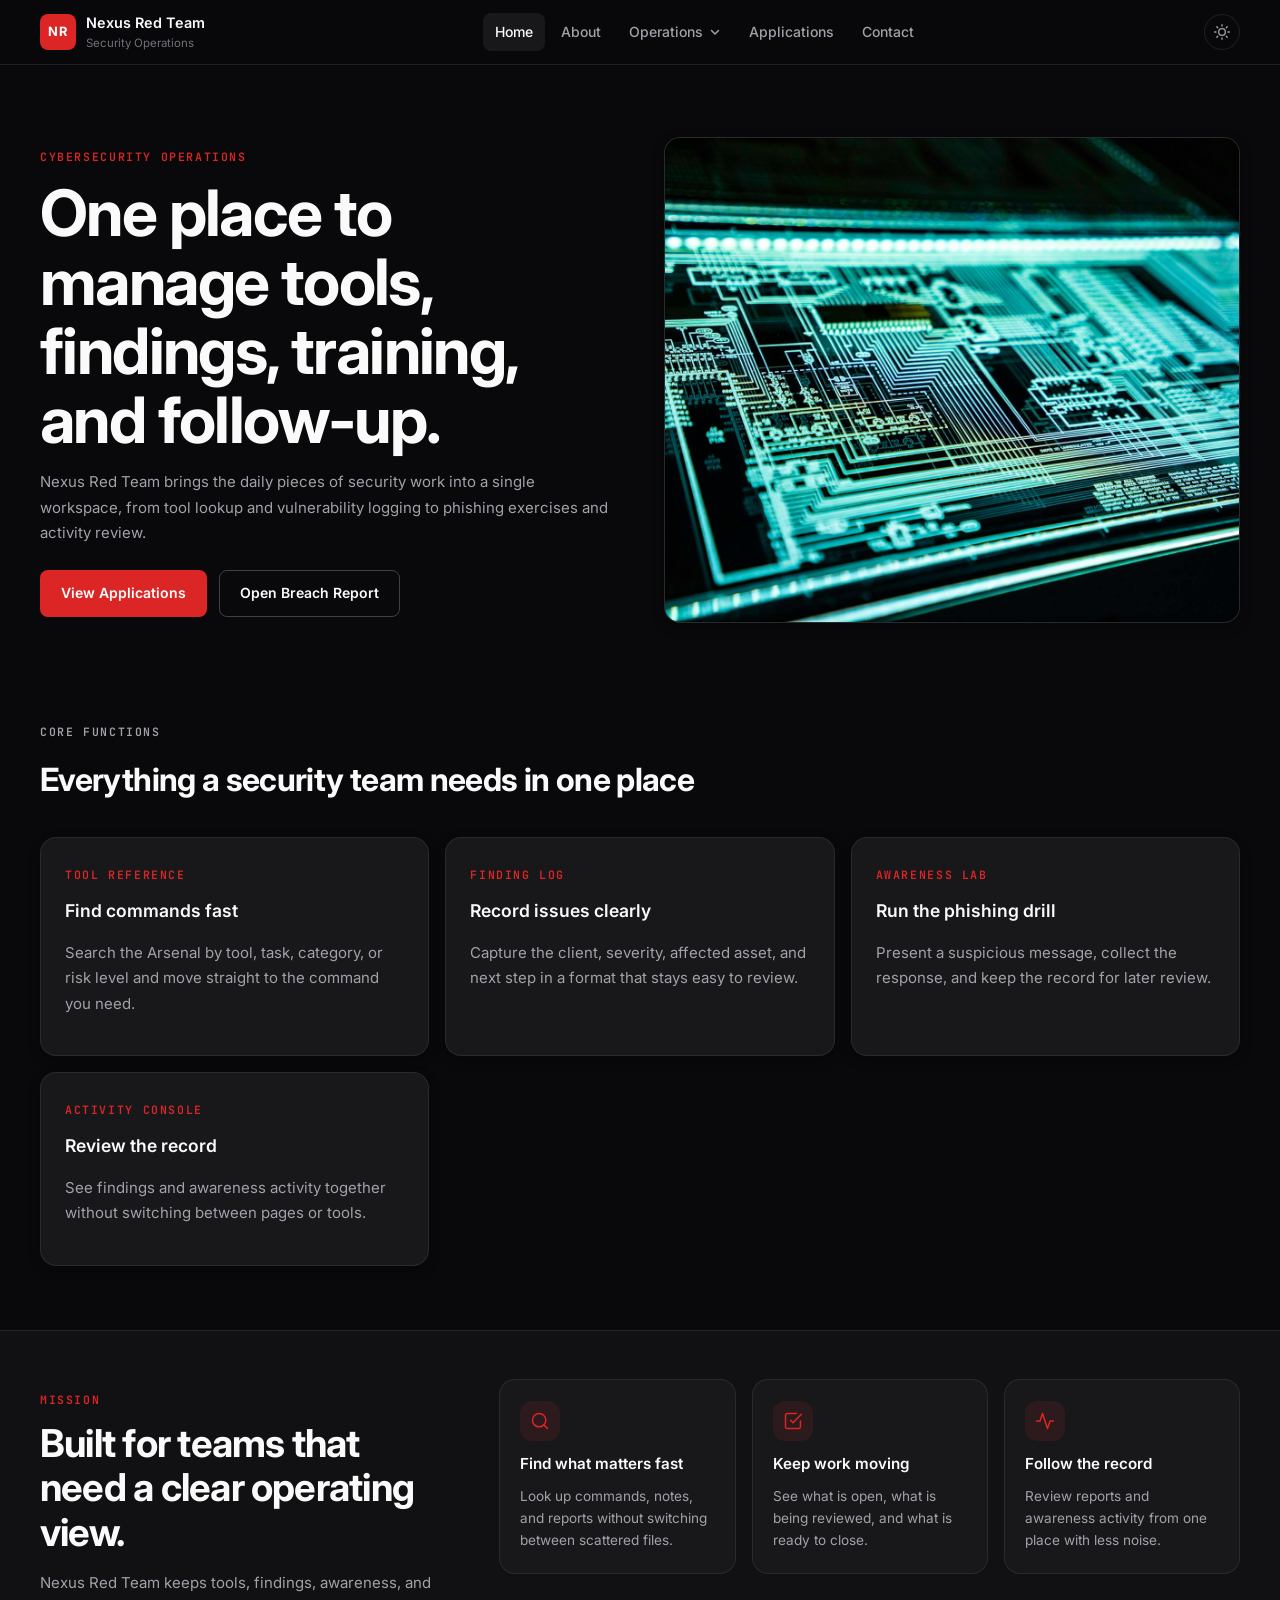
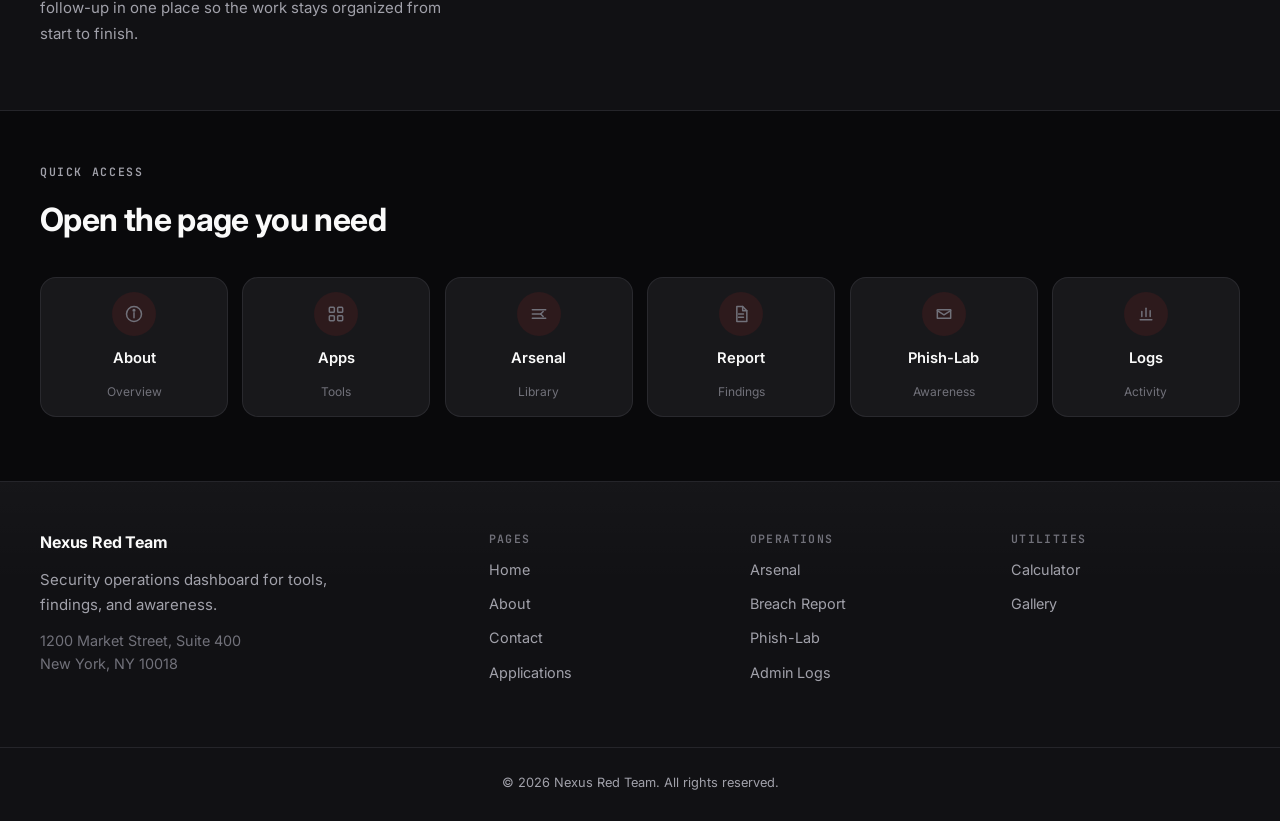
<file: index.html>
<!DOCTYPE html>
<html lang="en">
<head>
    <meta charset="UTF-8">
    <meta name="viewport" content="width=device-width, initial-scale=1.0">
    <script>(function(){var t=localStorage.getItem("nexusTheme");if(t){document.documentElement.setAttribute("data-theme",t)}})()</script>
    <meta name="description" content="Nexus Red Team Portal is a cybersecurity operations dashboard for tool reference, findings, and awareness tracking.">
    <title>Nexus Red Team Portal | Home</title>
    <link rel="preconnect" href="https://fonts.googleapis.com">
    <link rel="preconnect" href="https://fonts.gstatic.com" crossorigin>
    <link href="https://fonts.googleapis.com/css2?family=Inter:wght@400;500;600;700&amp;family=JetBrains+Mono:wght@400;500&amp;display=swap" rel="stylesheet">
    <link rel="stylesheet" href="css/style.css">
</head>
<body data-page="home">
    <header class="site-header">
        <div class="container nav-shell">
            <a class="brand" href="index.html">
                <span class="brand-mark">NR</span>
                <span class="brand-copy"><strong>Nexus Red Team</strong><span>Security Operations</span></span>
            </a>
            <button class="nav-toggle" type="button" aria-expanded="false" aria-controls="siteNav">
                <span></span><span></span><span></span>
            </button>
            <nav class="site-nav" id="siteNav" aria-label="Primary">
                <a href="index.html">Home</a>
                <a href="about.html">About</a>
                <div class="nav-dropdown">
                    <button class="nav-dropdown-toggle" type="button" aria-expanded="false">
                        Operations
                        <svg width="12" height="12" viewBox="0 0 12 12" fill="none"><path d="M2.5 4.5L6 8L9.5 4.5" stroke="currentColor" stroke-width="1.5" stroke-linecap="round" stroke-linejoin="round"/></svg>
                    </button>
                    <div class="nav-dropdown-menu">
                        <a href="arsenal.html">Arsenal</a>
                        <a href="report.html">Breach Report</a>
                        <a href="phish-lab.html">Phish-Lab</a>
                        <a href="admin-logs.html">Admin Logs</a>
                    </div>
                </div>
                <a href="applications.html">Applications</a>
                <a href="contact.html">Contact</a>
            </nav>
        </div>
    </header>

    <main>
        <section class="hero hero-home">
            <div class="container hero-grid">
                <div class="hero-copy">
                    <p class="eyebrow">Cybersecurity Operations</p>
                    <h1>One place to manage tools, findings, training, and follow-up.</h1>
                    <p class="hero-text">Nexus Red Team brings the daily pieces of security work into a single workspace, from tool lookup and vulnerability logging to phishing exercises and activity review.</p>
                    <div class="hero-actions">
                        <a class="button button-primary" href="applications.html">View Applications</a>
                        <a class="button button-secondary" href="report.html">Open Breach Report</a>
                    </div>

                </div>
                <div class="hero-panel">
                    <img src="images/stock/cyber-operations.jpg" alt="Cybersecurity analyst workstation with code on multiple screens">
                </div>
            </div>
        </section>



        <section class="section">
            <div class="container">
                <div class="section-heading">
                    <p class="eyebrow">Core Functions</p>
                    <h2>Everything a security team needs in one place</h2>
                </div>
                <div class="feature-grid">
                    <article class="feature-card">
                        <span class="feature-kicker">Tool Reference</span>
                        <h3>Find commands fast</h3>
                        <p>Search the Arsenal by tool, task, category, or risk level and move straight to the command you need.</p>
                    </article>
                    <article class="feature-card">
                        <span class="feature-kicker">Finding Log</span>
                        <h3>Record issues clearly</h3>
                        <p>Capture the client, severity, affected asset, and next step in a format that stays easy to review.</p>
                    </article>
                    <article class="feature-card">
                        <span class="feature-kicker">Awareness Lab</span>
                        <h3>Run the phishing drill</h3>
                        <p>Present a suspicious message, collect the response, and keep the record for later review.</p>
                    </article>
                    <article class="feature-card">
                        <span class="feature-kicker">Activity Console</span>
                        <h3>Review the record</h3>
                        <p>See findings and awareness activity together without switching between pages or tools.</p>
                    </article>
                </div>
            </div>
        </section>

        <section class="section section-alt">
            <div class="container">
                <div class="mission-band">
                    <div class="mission-copy">
                        <p class="eyebrow">Mission</p>
                        <h2>Built for teams that need a clear operating view.</h2>
                        <p>Nexus Red Team keeps tools, findings, awareness, and follow-up in one place so the work stays organized from start to finish.</p>
                    </div>
                    <div class="mission-pillars">
                        <div class="mission-pillar">
                            <div class="pillar-icon">
                                <svg viewBox="0 0 24 24" fill="none" stroke="currentColor" stroke-width="1.8" stroke-linecap="round" stroke-linejoin="round"><circle cx="11" cy="11" r="8"/><path d="m21 21-4.35-4.35"/></svg>
                            </div>
                            <strong>Find what matters fast</strong>
                            <span>Look up commands, notes, and reports without switching between scattered files.</span>
                        </div>
                        <div class="mission-pillar">
                            <div class="pillar-icon">
                                <svg viewBox="0 0 24 24" fill="none" stroke="currentColor" stroke-width="1.8" stroke-linecap="round" stroke-linejoin="round"><path d="M9 11l3 3L22 4"/><path d="M21 12v7a2 2 0 0 1-2 2H5a2 2 0 0 1-2-2V5a2 2 0 0 1 2-2h11"/></svg>
                            </div>
                            <strong>Keep work moving</strong>
                            <span>See what is open, what is being reviewed, and what is ready to close.</span>
                        </div>
                        <div class="mission-pillar">
                            <div class="pillar-icon">
                                <svg viewBox="0 0 24 24" fill="none" stroke="currentColor" stroke-width="1.8" stroke-linecap="round" stroke-linejoin="round"><polyline points="22 12 18 12 15 21 9 3 6 12 2 12"/></svg>
                            </div>
                            <strong>Follow the record</strong>
                            <span>Review reports and awareness activity from one place with less noise.</span>
                        </div>
                    </div>
                </div>
            </div>
        </section>

        <section class="section">
            <div class="container">
                <div class="section-heading">
                    <p class="eyebrow">Quick Access</p>
                    <h2>Open the page you need</h2>
                </div>
                <div class="quick-link-grid">
                    <a class="quick-link" href="about.html" data-tooltip="Service overview and team focus">
                        <span class="quick-link-icon" aria-hidden="true">
                            <svg viewBox="0 0 24 24" fill="none" stroke="currentColor" stroke-width="1.8" stroke-linecap="round" stroke-linejoin="round"><circle cx="12" cy="12" r="9"></circle><path d="M12 10.5v6"></path><circle cx="12" cy="7.5" r="1"></circle></svg>
                        </span>
                        <strong>About</strong>
                        <span>Overview</span>
                    </a>
                    <a class="quick-link" href="applications.html" data-tooltip="Two live tools and their use cases">
                        <span class="quick-link-icon" aria-hidden="true">
                            <svg viewBox="0 0 24 24" fill="none" stroke="currentColor" stroke-width="1.8" stroke-linecap="round" stroke-linejoin="round"><rect x="4" y="4" width="6" height="6" rx="1"></rect><rect x="14" y="4" width="6" height="6" rx="1"></rect><rect x="4" y="14" width="6" height="6" rx="1"></rect><rect x="14" y="14" width="6" height="6" rx="1"></rect></svg>
                        </span>
                        <strong>Apps</strong>
                        <span>Tools</span>
                    </a>
                    <a class="quick-link" href="arsenal.html" data-tooltip="Command library and assessment reference">
                        <span class="quick-link-icon" aria-hidden="true">
                            <svg viewBox="0 0 24 24" fill="none" stroke="currentColor" stroke-width="1.8" stroke-linecap="round" stroke-linejoin="round"><path d="M4 7h16"></path><path d="M4 12h10"></path><path d="M4 17h16"></path><path d="M14 12l3-3"></path><path d="M14 12l3 3"></path></svg>
                        </span>
                        <strong>Arsenal</strong>
                        <span>Library</span>
                    </a>
                    <a class="quick-link" href="report.html" data-tooltip="Log findings and follow-up actions">
                        <span class="quick-link-icon" aria-hidden="true">
                            <svg viewBox="0 0 24 24" fill="none" stroke="currentColor" stroke-width="1.8" stroke-linecap="round" stroke-linejoin="round"><path d="M7 3h7l5 5v13H7z"></path><path d="M14 3v5h5"></path><path d="M9 12h6"></path><path d="M9 16h6"></path></svg>
                        </span>
                        <strong>Report</strong>
                        <span>Findings</span>
                    </a>
                    <a class="quick-link" href="phish-lab.html" data-tooltip="Practice spotting suspicious messages">
                        <span class="quick-link-icon" aria-hidden="true">
                            <svg viewBox="0 0 24 24" fill="none" stroke="currentColor" stroke-width="1.8" stroke-linecap="round" stroke-linejoin="round"><path d="M4 7h16v10H4z"></path><path d="M4 8l8 5 8-5"></path></svg>
                        </span>
                        <strong>Phish-Lab</strong>
                        <span>Awareness</span>
                    </a>
                    <a class="quick-link" href="admin-logs.html" data-tooltip="Review findings and training activity">
                        <span class="quick-link-icon" aria-hidden="true">
                            <svg viewBox="0 0 24 24" fill="none" stroke="currentColor" stroke-width="1.8" stroke-linecap="round" stroke-linejoin="round"><path d="M5 19h14"></path><path d="M7 15V9"></path><path d="M12 15V5"></path><path d="M17 15v-7"></path></svg>
                        </span>
                        <strong>Logs</strong>
                        <span>Activity</span>
                    </a>
                </div>
            </div>
        </section>
    </main>

    <footer class="site-footer">
        <div class="container footer-grid">
            <div class="footer-brand">
                <strong>Nexus Red Team</strong>
                <p>Security operations dashboard for tools, findings, and awareness.</p>
                <address>1200 Market Street, Suite 400<br>New York, NY 10018</address>
            </div>
            <div class="footer-columns">
                <div class="footer-column">
                    <span class="footer-column-title">Pages</span>
                    <a href="index.html">Home</a>
                    <a href="about.html">About</a>
                    <a href="contact.html">Contact</a>
                    <a href="applications.html">Applications</a>
                </div>
                <div class="footer-column">
                    <span class="footer-column-title">Operations</span>
                    <a href="arsenal.html">Arsenal</a>
                    <a href="report.html">Breach Report</a>
                    <a href="phish-lab.html">Phish-Lab</a>
                    <a href="admin-logs.html">Admin Logs</a>
                </div>
                <div class="footer-column">
                    <span class="footer-column-title">Utilities</span>
                    <a href="apps/miles-per-gallon.html">Calculator</a>
                    <a href="apps/image-slider.html">Gallery</a>
                </div>
            </div>
        </div>
        <div class="footer-bottom">
            <div class="container"><p class="footer-copyright">&copy; 2026 Nexus Red Team. All rights reserved.</p></div>
        </div>
    </footer>

    <script src="js/main.js"></script>
</body>
</html>
</file>
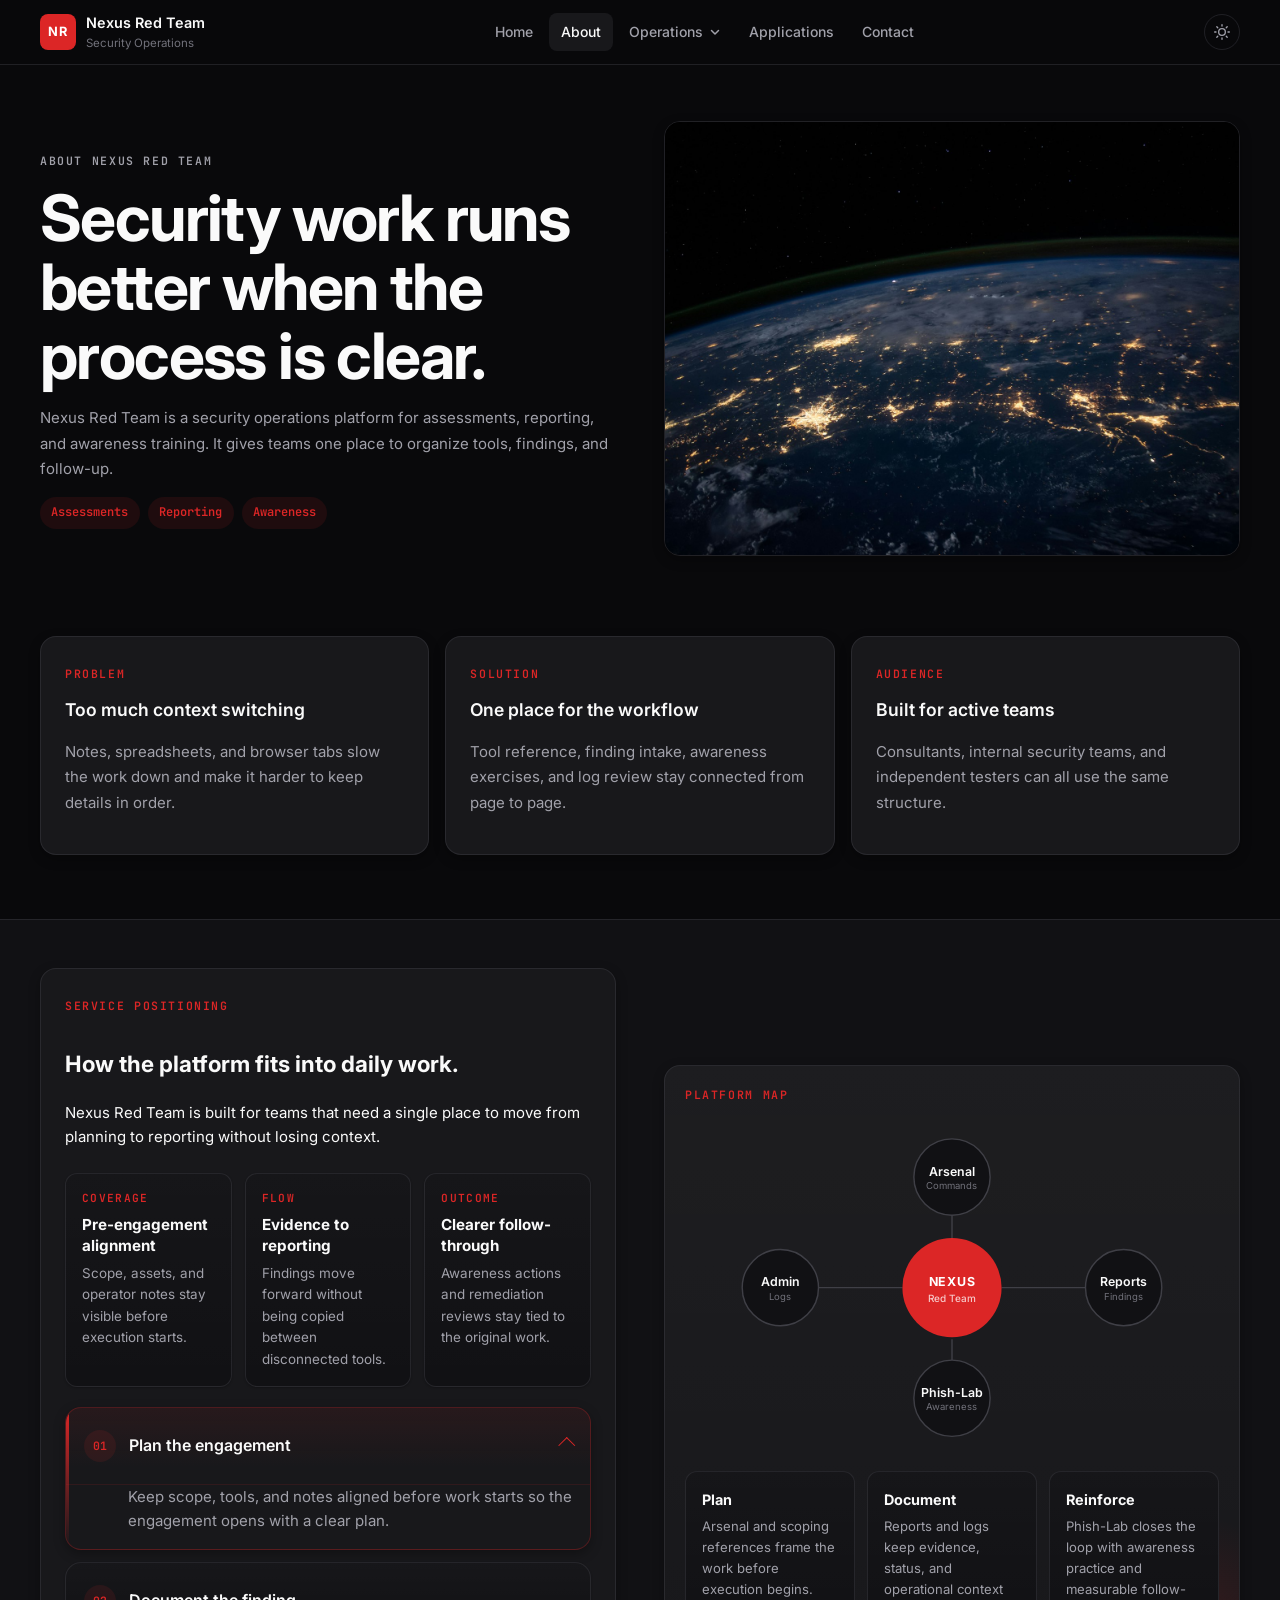
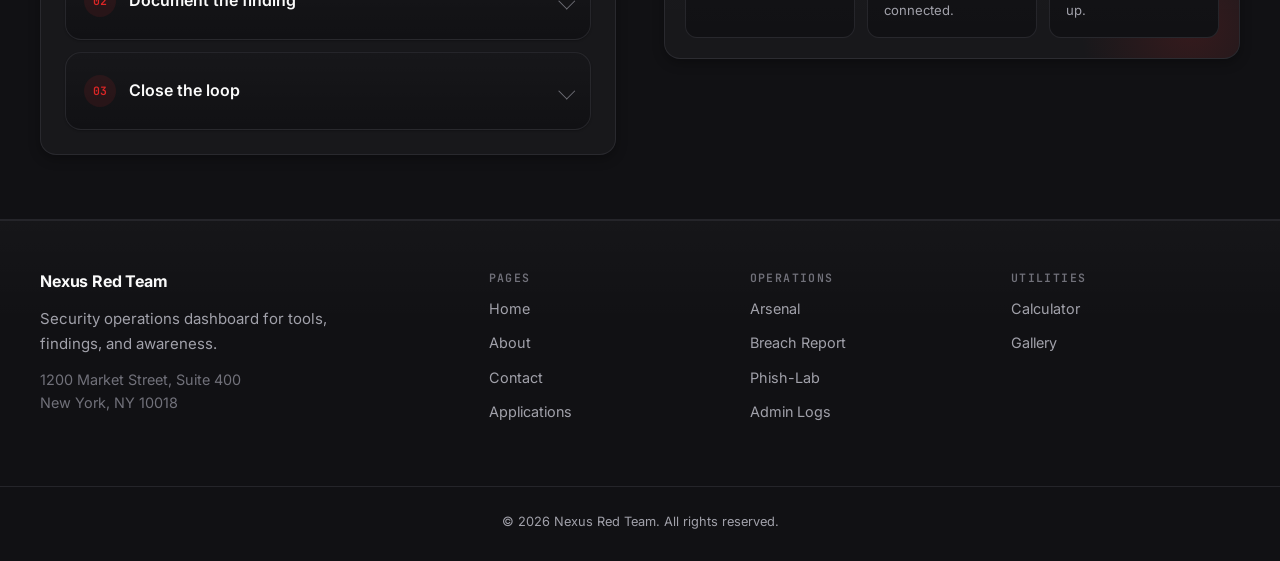
<file: about.html>
<!DOCTYPE html>
<html lang="en">
<head>
    <meta charset="UTF-8">
    <meta name="viewport" content="width=device-width, initial-scale=1.0">
    <script>(function(){var t=localStorage.getItem("nexusTheme");if(t){document.documentElement.setAttribute("data-theme",t)}})()</script>
    <meta name="description" content="About Nexus Red Team, a security operations platform for assessments, reporting, and awareness training.">
    <title>Nexus Red Team Portal | About</title>
    <link rel="preconnect" href="https://fonts.googleapis.com">
    <link rel="preconnect" href="https://fonts.gstatic.com" crossorigin>
    <link href="https://fonts.googleapis.com/css2?family=Inter:wght@400;500;600;700&amp;family=JetBrains+Mono:wght@400;500&amp;display=swap" rel="stylesheet">
    <link rel="stylesheet" href="css/style.css">
</head>
<body data-page="about">
    <header class="site-header">
        <div class="container nav-shell">
            <a class="brand" href="index.html">
                <span class="brand-mark">NR</span>
                <span class="brand-copy"><strong>Nexus Red Team</strong><span>Security Operations</span></span>
            </a>
            <button class="nav-toggle" type="button" aria-expanded="false" aria-controls="siteNav">
                <span></span><span></span><span></span>
            </button>
            <nav class="site-nav" id="siteNav" aria-label="Primary">
                <a href="index.html">Home</a>
                <a href="about.html">About</a>
                <div class="nav-dropdown">
                    <button class="nav-dropdown-toggle" type="button" aria-expanded="false">
                        Operations
                        <svg width="12" height="12" viewBox="0 0 12 12" fill="none"><path d="M2.5 4.5L6 8L9.5 4.5" stroke="currentColor" stroke-width="1.5" stroke-linecap="round" stroke-linejoin="round"/></svg>
                    </button>
                    <div class="nav-dropdown-menu">
                        <a href="arsenal.html">Arsenal</a>
                        <a href="report.html">Breach Report</a>
                        <a href="phish-lab.html">Phish-Lab</a>
                        <a href="admin-logs.html">Admin Logs</a>
                    </div>
                </div>
                <a href="applications.html">Applications</a>
                <a href="contact.html">Contact</a>
            </nav>
        </div>
    </header>

    <main>
        <section class="page-hero">
            <div class="container two-column">
                <div>
                    <p class="eyebrow">About Nexus Red Team</p>
                    <h1>Security work runs better when the process is clear.</h1>
                    <p class="lead">Nexus Red Team is a security operations platform for assessments, reporting, and awareness training. It gives teams one place to organize tools, findings, and follow-up.</p>
                    <div class="tag-row">
                        <span class="tag">Assessments</span>
                        <span class="tag">Reporting</span>
                        <span class="tag">Awareness</span>
                    </div>
                </div>
                <div class="page-hero-image">
                    <img src="images/stock/network-grid.jpg" alt="Abstract network visualization with connected points">
                </div>
            </div>
        </section>

        <section class="section">
            <div class="container story-grid">
                <article class="info-card">
                    <span class="feature-kicker">Problem</span>
                    <h3>Too much context switching</h3>
                    <p>Notes, spreadsheets, and browser tabs slow the work down and make it harder to keep details in order.</p>
                </article>
                <article class="info-card">
                    <span class="feature-kicker">Solution</span>
                    <h3>One place for the workflow</h3>
                    <p>Tool reference, finding intake, awareness exercises, and log review stay connected from page to page.</p>
                </article>
                <article class="info-card">
                    <span class="feature-kicker">Audience</span>
                    <h3>Built for active teams</h3>
                    <p>Consultants, internal security teams, and independent testers can all use the same structure.</p>
                </article>
            </div>
        </section>

        <section class="section section-alt">
            <div class="container split-layout">
                <div class="content-panel">
                    <p class="eyebrow">Service Positioning</p>
                    <h2>How the platform fits into daily work.</h2>
                    <p>Nexus Red Team is built for teams that need a single place to move from planning to reporting without losing context.</p>
                    <div class="positioning-metrics" aria-label="Service positioning highlights">
                        <article class="positioning-metric">
                            <span>Coverage</span>
                            <strong>Pre-engagement alignment</strong>
                            <p>Scope, assets, and operator notes stay visible before execution starts.</p>
                        </article>
                        <article class="positioning-metric">
                            <span>Flow</span>
                            <strong>Evidence to reporting</strong>
                            <p>Findings move forward without being copied between disconnected tools.</p>
                        </article>
                        <article class="positioning-metric">
                            <span>Outcome</span>
                            <strong>Clearer follow-through</strong>
                            <p>Awareness actions and remediation reviews stay tied to the original work.</p>
                        </article>
                    </div>
                    <div class="faq-accordion" data-animated-accordion>
                        <details class="faq-item" open>
                            <summary><span>01</span><strong>Plan the engagement</strong></summary>
                            <div class="faq-body">
                                <p>Keep scope, tools, and notes aligned before work starts so the engagement opens with a clear plan.</p>
                            </div>
                        </details>
                        <details class="faq-item">
                            <summary><span>02</span><strong>Document the finding</strong></summary>
                            <div class="faq-body">
                                <p>Record severity, status, affected assets, and next steps while the issue is still fresh.</p>
                            </div>
                        </details>
                        <details class="faq-item">
                            <summary><span>03</span><strong>Close the loop</strong></summary>
                            <div class="faq-body">
                                <p>Review the result from one place so reports, awareness actions, and follow-up stay easy to track.</p>
                            </div>
                        </details>
                    </div>
                </div>
                <div class="mindmap-wrap">
                    <span class="mindmap-label">Platform map</span>
                    <svg class="mindmap-svg" viewBox="0 0 560 360" xmlns="http://www.w3.org/2000/svg" role="img" aria-label="Nexus Red Team platform components: Arsenal, Reports, Phish-Lab, Admin Logs connected to a central hub">

                        <!-- Branch: Arsenal (top) -->
                        <g class="mm-branch">
                            <line class="mm-line" x1="280" y1="174" x2="280" y2="104"/>
                            <line class="mm-hit"  x1="280" y1="174" x2="280" y2="104"/>
                            <circle class="mm-node-circle" cx="280" cy="64" r="40"/>
                            <text class="mm-node-label" x="280" y="59" text-anchor="middle" dominant-baseline="middle">Arsenal</text>
                            <text class="mm-node-sub"   x="280" y="74" text-anchor="middle" dominant-baseline="middle">Commands</text>
                        </g>

                        <!-- Branch: Reports (right) -->
                        <g class="mm-branch">
                            <line class="mm-line" x1="332" y1="180" x2="420" y2="180"/>
                            <line class="mm-hit"  x1="332" y1="180" x2="420" y2="180"/>
                            <circle class="mm-node-circle" cx="460" cy="180" r="40"/>
                            <text class="mm-node-label" x="460" y="175" text-anchor="middle" dominant-baseline="middle">Reports</text>
                            <text class="mm-node-sub"   x="460" y="190" text-anchor="middle" dominant-baseline="middle">Findings</text>
                        </g>

                        <!-- Branch: Phish-Lab (bottom) -->
                        <g class="mm-branch">
                            <line class="mm-line" x1="280" y1="234" x2="280" y2="256"/>
                            <line class="mm-hit"  x1="280" y1="234" x2="280" y2="256"/>
                            <circle class="mm-node-circle" cx="280" cy="296" r="40"/>
                            <text class="mm-node-label" x="280" y="291" text-anchor="middle" dominant-baseline="middle">Phish-Lab</text>
                            <text class="mm-node-sub"   x="280" y="306" text-anchor="middle" dominant-baseline="middle">Awareness</text>
                        </g>

                        <!-- Branch: Admin Logs (left) -->
                        <g class="mm-branch">
                            <line class="mm-line" x1="228" y1="180" x2="140" y2="180"/>
                            <line class="mm-hit"  x1="228" y1="180" x2="140" y2="180"/>
                            <circle class="mm-node-circle" cx="100" cy="180" r="40"/>
                            <text class="mm-node-label" x="100" y="175" text-anchor="middle" dominant-baseline="middle">Admin</text>
                            <text class="mm-node-sub"   x="100" y="190" text-anchor="middle" dominant-baseline="middle">Logs</text>
                        </g>

                        <!-- Center (drawn last, on top) -->
                        <circle class="mm-center-circle" cx="280" cy="180" r="52"/>
                        <text class="mm-center-title" x="280" y="175" text-anchor="middle" dominant-baseline="middle">NEXUS</text>
                        <text class="mm-center-sub"   x="280" y="192" text-anchor="middle" dominant-baseline="middle">Red Team</text>

                    </svg>
                    <div class="mindmap-legend" aria-label="Platform flow summary">
                        <article class="mindmap-legend-item">
                            <strong>Plan</strong>
                            <span>Arsenal and scoping references frame the work before execution begins.</span>
                        </article>
                        <article class="mindmap-legend-item">
                            <strong>Document</strong>
                            <span>Reports and logs keep evidence, status, and operational context connected.</span>
                        </article>
                        <article class="mindmap-legend-item">
                            <strong>Reinforce</strong>
                            <span>Phish-Lab closes the loop with awareness practice and measurable follow-up.</span>
                        </article>
                    </div>
                </div>
            </div>
        </section>
    </main>

    <footer class="site-footer">
        <div class="container footer-grid">
            <div class="footer-brand">
                <strong>Nexus Red Team</strong>
                <p>Security operations dashboard for tools, findings, and awareness.</p>
                <address>1200 Market Street, Suite 400<br>New York, NY 10018</address>
            </div>
            <div class="footer-columns">
                <div class="footer-column">
                    <span class="footer-column-title">Pages</span>
                    <a href="index.html">Home</a>
                    <a href="about.html">About</a>
                    <a href="contact.html">Contact</a>
                    <a href="applications.html">Applications</a>
                </div>
                <div class="footer-column">
                    <span class="footer-column-title">Operations</span>
                    <a href="arsenal.html">Arsenal</a>
                    <a href="report.html">Breach Report</a>
                    <a href="phish-lab.html">Phish-Lab</a>
                    <a href="admin-logs.html">Admin Logs</a>
                </div>
                <div class="footer-column">
                    <span class="footer-column-title">Utilities</span>
                    <a href="apps/miles-per-gallon.html">Calculator</a>
                    <a href="apps/image-slider.html">Gallery</a>
                </div>
            </div>
        </div>
        <div class="footer-bottom">
            <div class="container"><p class="footer-copyright">&copy; 2026 Nexus Red Team. All rights reserved.</p></div>
        </div>
    </footer>
    <script src="js/main.js"></script>
</body>
</html>
</file>
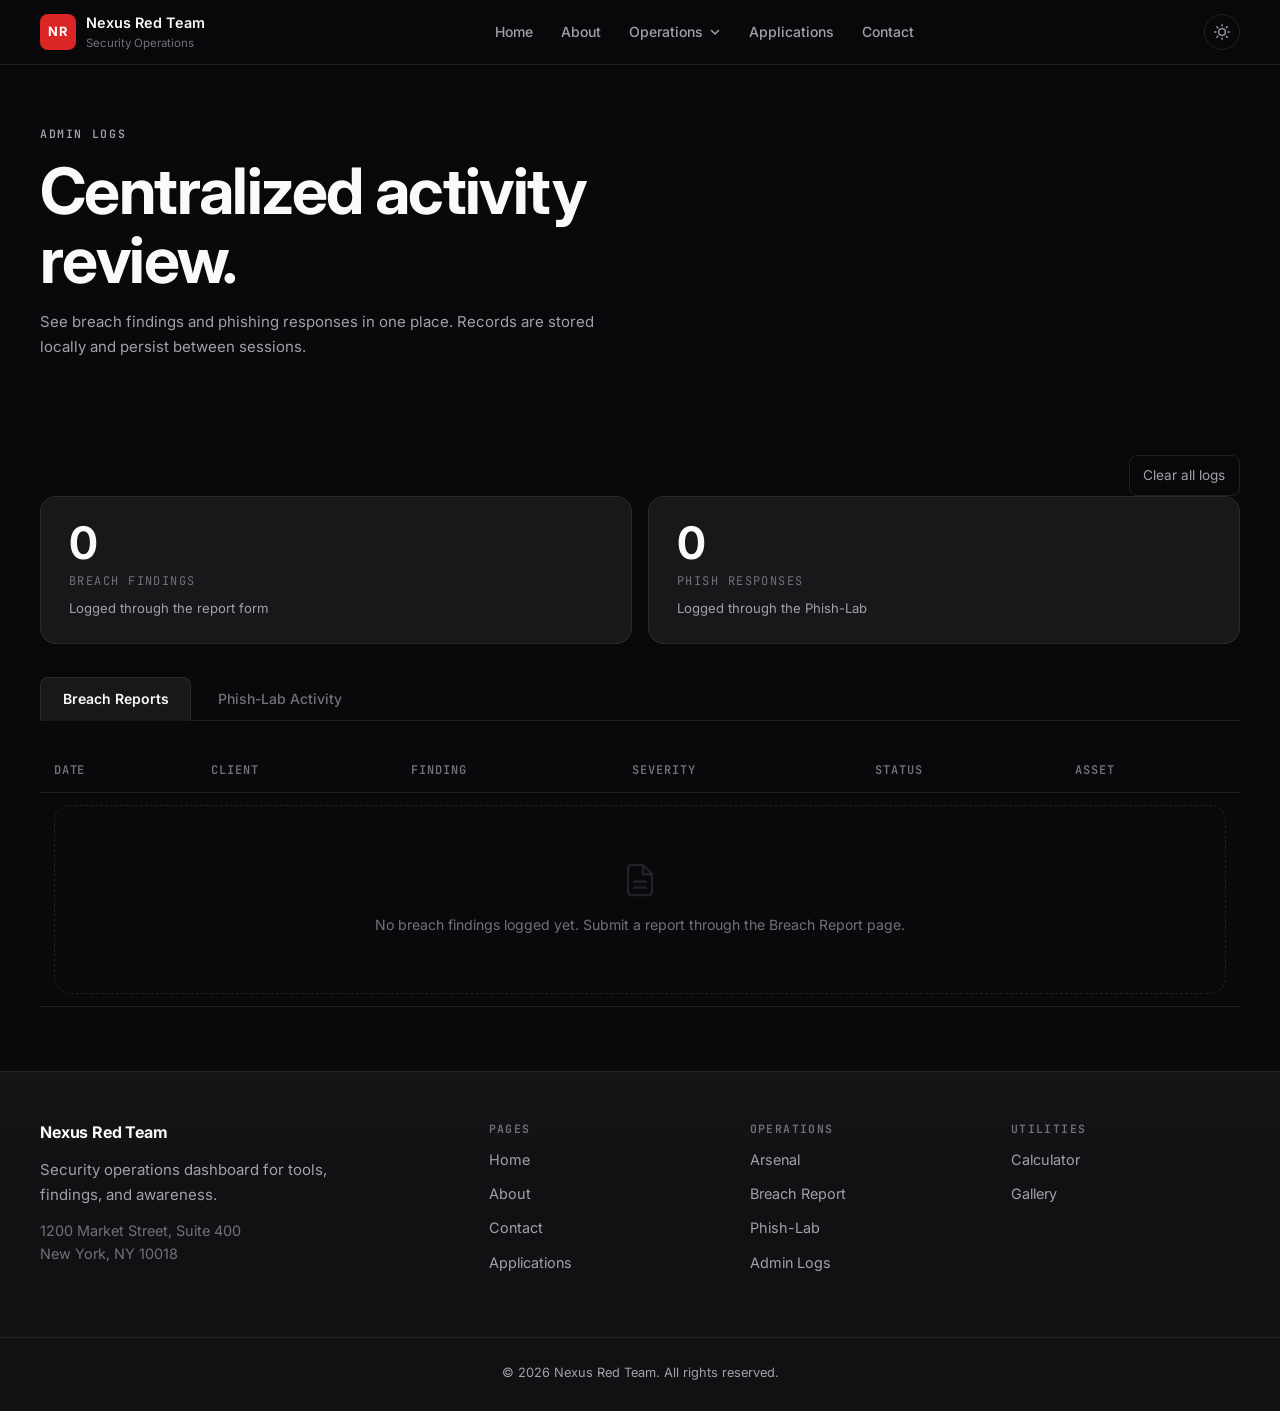
<file: admin-logs.html>
<!DOCTYPE html>
<html lang="en">
<head>
    <meta charset="UTF-8">
    <meta name="viewport" content="width=device-width, initial-scale=1.0">
    <script>(function(){var t=localStorage.getItem("nexusTheme");if(t){document.documentElement.setAttribute("data-theme",t)}})()</script>
    <meta name="description" content="Admin logs review page for Nexus Red Team Portal.">
    <title>Nexus Red Team Portal | Admin Logs</title>
    <link rel="preconnect" href="https://fonts.googleapis.com">
    <link rel="preconnect" href="https://fonts.gstatic.com" crossorigin>
    <link href="https://fonts.googleapis.com/css2?family=Inter:wght@400;500;600;700&family=JetBrains+Mono:wght@400;500&display=swap" rel="stylesheet">
    <link rel="stylesheet" href="css/style.css">
</head>
<body data-page="admin-logs">
    <header class="site-header">
        <div class="container nav-shell">
            <a class="brand" href="index.html">
                <span class="brand-mark">NR</span>
                <span class="brand-copy"><strong>Nexus Red Team</strong><span>Security Operations</span></span>
            </a>
            <button class="nav-toggle" type="button" aria-expanded="false" aria-controls="siteNav">
                <span></span><span></span><span></span>
            </button>
            <nav class="site-nav" id="siteNav" aria-label="Primary">
                <a href="index.html">Home</a>
                <a href="about.html">About</a>
                <div class="nav-dropdown">
                    <button class="nav-dropdown-toggle" type="button" aria-expanded="false">
                        Operations
                        <svg width="12" height="12" viewBox="0 0 12 12" fill="none"><path d="M2.5 4.5L6 8L9.5 4.5" stroke="currentColor" stroke-width="1.5" stroke-linecap="round" stroke-linejoin="round"/></svg>
                    </button>
                    <div class="nav-dropdown-menu">
                        <a href="arsenal.html">Arsenal</a>
                        <a href="report.html">Breach Report</a>
                        <a href="phish-lab.html">Phish-Lab</a>
                        <a href="admin-logs.html">Admin Logs</a>
                    </div>
                </div>
                <a href="applications.html">Applications</a>
                <a href="contact.html">Contact</a>
            </nav>
        </div>
    </header>

    <main>
        <section class="page-hero">
            <div class="container">
                <p class="eyebrow">Admin Logs</p>
                <h1>Centralized activity review.</h1>
                <p class="lead" style="max-width:560px">See breach findings and phishing responses in one place. Records are stored locally and persist between sessions.</p>
            </div>
        </section>

        <section class="section">
            <div class="container">

                <div class="log-actions">
                    <div></div>
                    <button class="ghost-button" type="button" data-clear-logs>Clear all logs</button>
                </div>

                <div class="log-metrics">
                    <div class="log-metric-cell">
                        <span class="lmc-value" data-report-count>0</span>
                        <span class="lmc-label">Breach Findings</span>
                        <span class="lmc-sub">Logged through the report form</span>
                    </div>
                    <div class="log-metric-cell">
                        <span class="lmc-value" data-phish-count>0</span>
                        <span class="lmc-label">Phish Responses</span>
                        <span class="lmc-sub">Logged through the Phish-Lab</span>
                    </div>
                </div>

                <div class="log-tabs" role="tablist">
                    <button class="log-tab is-active" type="button" role="tab" aria-selected="true" data-log-tab="breach">Breach Reports</button>
                    <button class="log-tab" type="button" role="tab" aria-selected="false" data-log-tab="phish">Phish-Lab Activity</button>
                </div>

                <div class="log-table-section is-active" id="log-breach">
                    <div class="table-scroller">
                        <table>
                            <thead>
                                <tr>
                                    <th>Date</th>
                                    <th>Client</th>
                                    <th>Finding</th>
                                    <th>Severity</th>
                                    <th>Status</th>
                                    <th>Asset</th>
                                </tr>
                            </thead>
                            <tbody data-report-table></tbody>
                        </table>
                    </div>
                </div>

                <div class="log-table-section" id="log-phish">
                    <div class="table-scroller">
                        <table>
                            <thead>
                                <tr>
                                    <th>Date</th>
                                    <th>User</th>
                                    <th>Department</th>
                                    <th>Action</th>
                                    <th>Notes</th>
                                </tr>
                            </thead>
                            <tbody data-phish-table></tbody>
                        </table>
                    </div>
                </div>

            </div>
        </section>
    </main>

    <footer class="site-footer">
        <div class="container footer-grid">
            <div class="footer-brand">
                <strong>Nexus Red Team</strong>
                <p>Security operations dashboard for tools, findings, and awareness.</p>
                <address>1200 Market Street, Suite 400<br>New York, NY 10018</address>
            </div>
            <div class="footer-columns">
                <div class="footer-column">
                    <span class="footer-column-title">Pages</span>
                    <a href="index.html">Home</a>
                    <a href="about.html">About</a>
                    <a href="contact.html">Contact</a>
                    <a href="applications.html">Applications</a>
                </div>
                <div class="footer-column">
                    <span class="footer-column-title">Operations</span>
                    <a href="arsenal.html">Arsenal</a>
                    <a href="report.html">Breach Report</a>
                    <a href="phish-lab.html">Phish-Lab</a>
                    <a href="admin-logs.html">Admin Logs</a>
                </div>
                <div class="footer-column">
                    <span class="footer-column-title">Utilities</span>
                    <a href="apps/miles-per-gallon.html">Calculator</a>
                    <a href="apps/image-slider.html">Gallery</a>
                </div>
            </div>
        </div>
        <div class="footer-bottom">
            <div class="container"><p class="footer-copyright">&copy; 2026 Nexus Red Team. All rights reserved.</p></div>
        </div>
    </footer>
    <script src="js/main.js"></script>
</body>
</html>
</file>
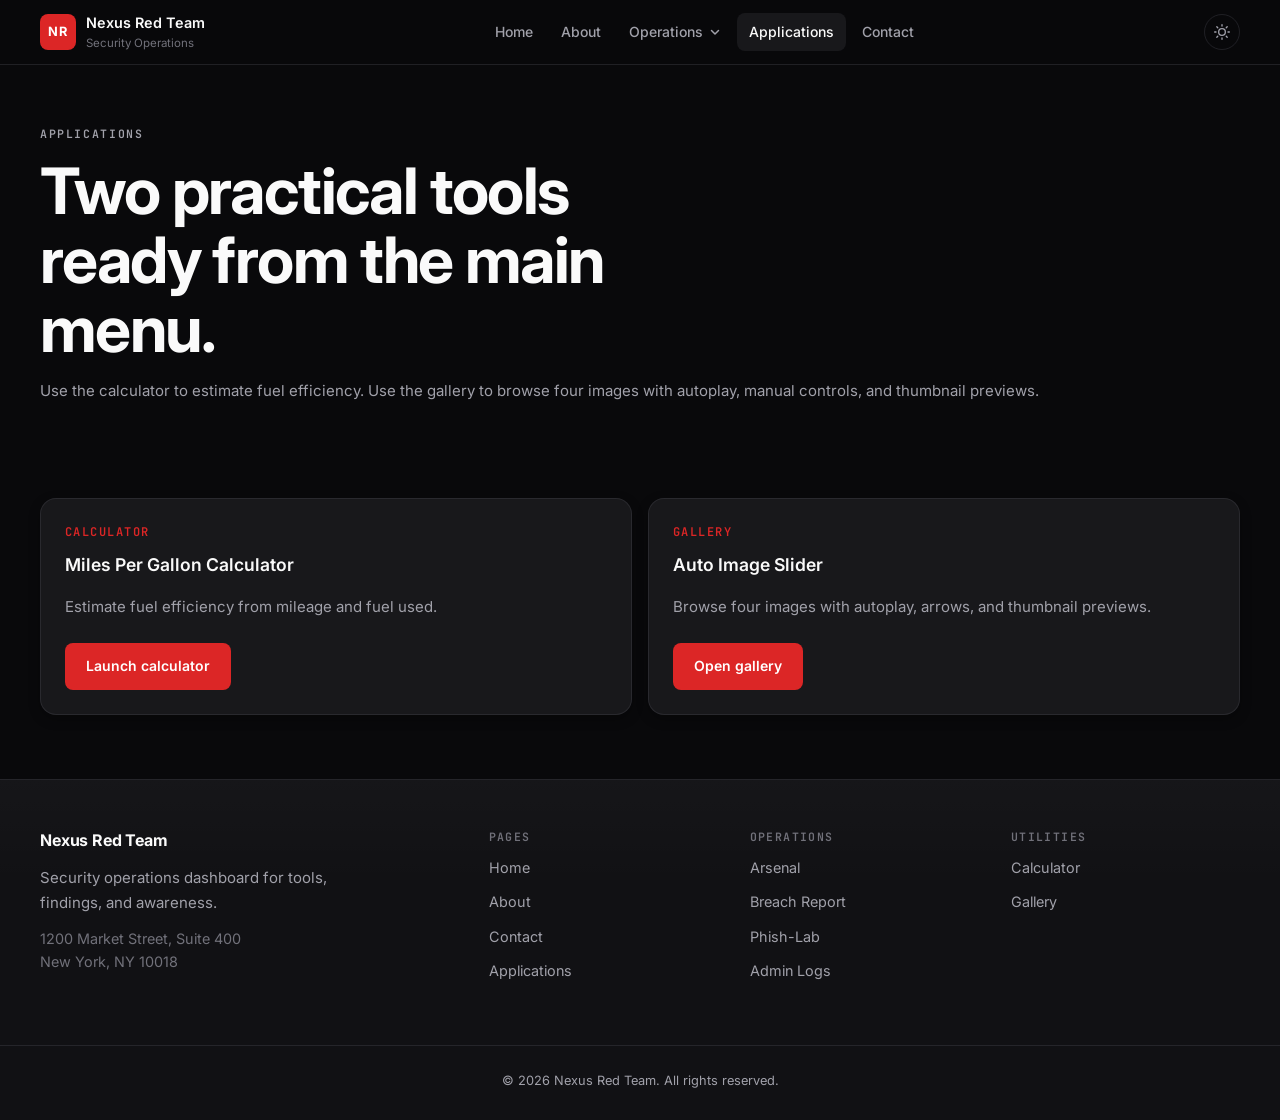
<file: applications.html>
<!DOCTYPE html>
<html lang="en">
<head>
    <meta charset="UTF-8">
    <meta name="viewport" content="width=device-width, initial-scale=1.0">
    <script>(function(){var t=localStorage.getItem("nexusTheme");if(t){document.documentElement.setAttribute("data-theme",t)}})()</script>
    <meta name="description" content="Practical tools and utilities built into the Nexus Red Team site.">
    <title>Nexus Red Team Portal | Applications</title>
    <link rel="preconnect" href="https://fonts.googleapis.com">
    <link rel="preconnect" href="https://fonts.gstatic.com" crossorigin>
    <link href="https://fonts.googleapis.com/css2?family=Inter:wght@400;500;600;700&family=JetBrains+Mono:wght@400;500&display=swap" rel="stylesheet">
    <link rel="stylesheet" href="css/style.css">
</head>
<body data-page="applications">
    <header class="site-header">
        <div class="container nav-shell">
            <a class="brand" href="index.html">
                <span class="brand-mark">NR</span>
                <span class="brand-copy"><strong>Nexus Red Team</strong><span>Security Operations</span></span>
            </a>
            <button class="nav-toggle" type="button" aria-expanded="false" aria-controls="siteNav">
                <span></span><span></span><span></span>
            </button>
            <nav class="site-nav" id="siteNav" aria-label="Primary">
                <a href="index.html">Home</a>
                <a href="about.html">About</a>
                <div class="nav-dropdown">
                    <button class="nav-dropdown-toggle" type="button" aria-expanded="false">
                        Operations
                        <svg width="12" height="12" viewBox="0 0 12 12" fill="none"><path d="M2.5 4.5L6 8L9.5 4.5" stroke="currentColor" stroke-width="1.5" stroke-linecap="round" stroke-linejoin="round"/></svg>
                    </button>
                    <div class="nav-dropdown-menu">
                        <a href="arsenal.html">Arsenal</a>
                        <a href="report.html">Breach Report</a>
                        <a href="phish-lab.html">Phish-Lab</a>
                        <a href="admin-logs.html">Admin Logs</a>
                    </div>
                </div>
                <a href="applications.html">Applications</a>
                <a href="contact.html">Contact</a>
            </nav>
        </div>
    </header>

    <main>
        <section class="page-hero">
            <div class="container">
                <p class="eyebrow">Applications</p>
                <h1>Two practical tools ready from the main menu.</h1>
                <p class="lead">Use the calculator to estimate fuel efficiency. Use the gallery to browse four images with autoplay, manual controls, and thumbnail previews.</p>
            </div>
        </section>

        <section class="section">
            <div class="container app-grid">
                <article class="app-card">
                    <span>Calculator</span>
                    <h3>Miles Per Gallon Calculator</h3>
                    <p>Estimate fuel efficiency from mileage and fuel used.</p>
                    <div class="inline-actions"><a class="button button-primary" href="apps/miles-per-gallon.html">Launch calculator</a></div>
                </article>
                <article class="app-card">
                    <span>Gallery</span>
                    <h3>Auto Image Slider</h3>
                    <p>Browse four images with autoplay, arrows, and thumbnail previews.</p>
                    <div class="inline-actions"><a class="button button-primary" href="apps/image-slider.html">Open gallery</a></div>
                </article>

            </div>
        </section>
    </main>

    <footer class="site-footer">
        <div class="container footer-grid">
            <div class="footer-brand">
                <strong>Nexus Red Team</strong>
                <p>Security operations dashboard for tools, findings, and awareness.</p>
                <address>1200 Market Street, Suite 400<br>New York, NY 10018</address>
            </div>
            <div class="footer-columns">
                <div class="footer-column">
                    <span class="footer-column-title">Pages</span>
                    <a href="index.html">Home</a>
                    <a href="about.html">About</a>
                    <a href="contact.html">Contact</a>
                    <a href="applications.html">Applications</a>
                </div>
                <div class="footer-column">
                    <span class="footer-column-title">Operations</span>
                    <a href="arsenal.html">Arsenal</a>
                    <a href="report.html">Breach Report</a>
                    <a href="phish-lab.html">Phish-Lab</a>
                    <a href="admin-logs.html">Admin Logs</a>
                </div>
                <div class="footer-column">
                    <span class="footer-column-title">Utilities</span>
                    <a href="apps/miles-per-gallon.html">Calculator</a>
                    <a href="apps/image-slider.html">Gallery</a>
                </div>
            </div>
        </div>
        <div class="footer-bottom">
            <div class="container"><p class="footer-copyright">&copy; 2026 Nexus Red Team. All rights reserved.</p></div>
        </div>
    </footer>
    <script src="js/main.js"></script>
</body>
</html>
</file>
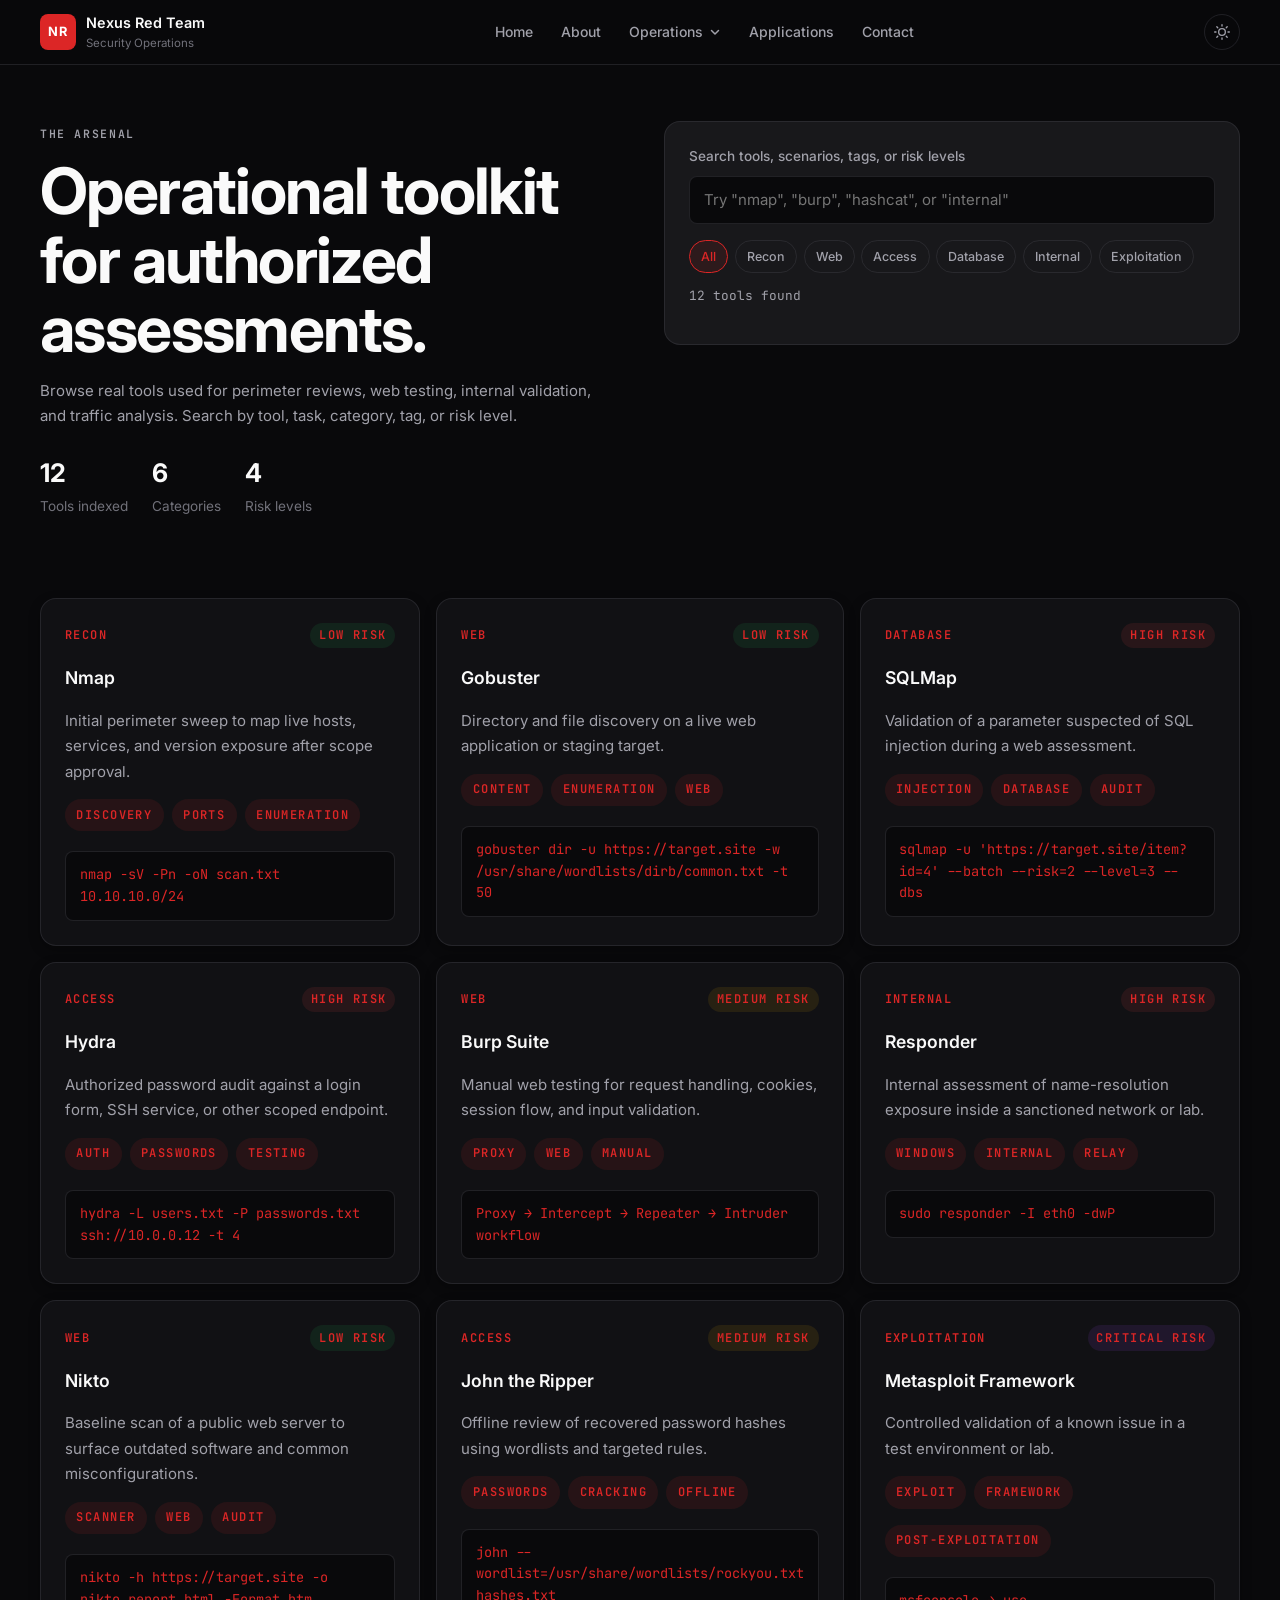
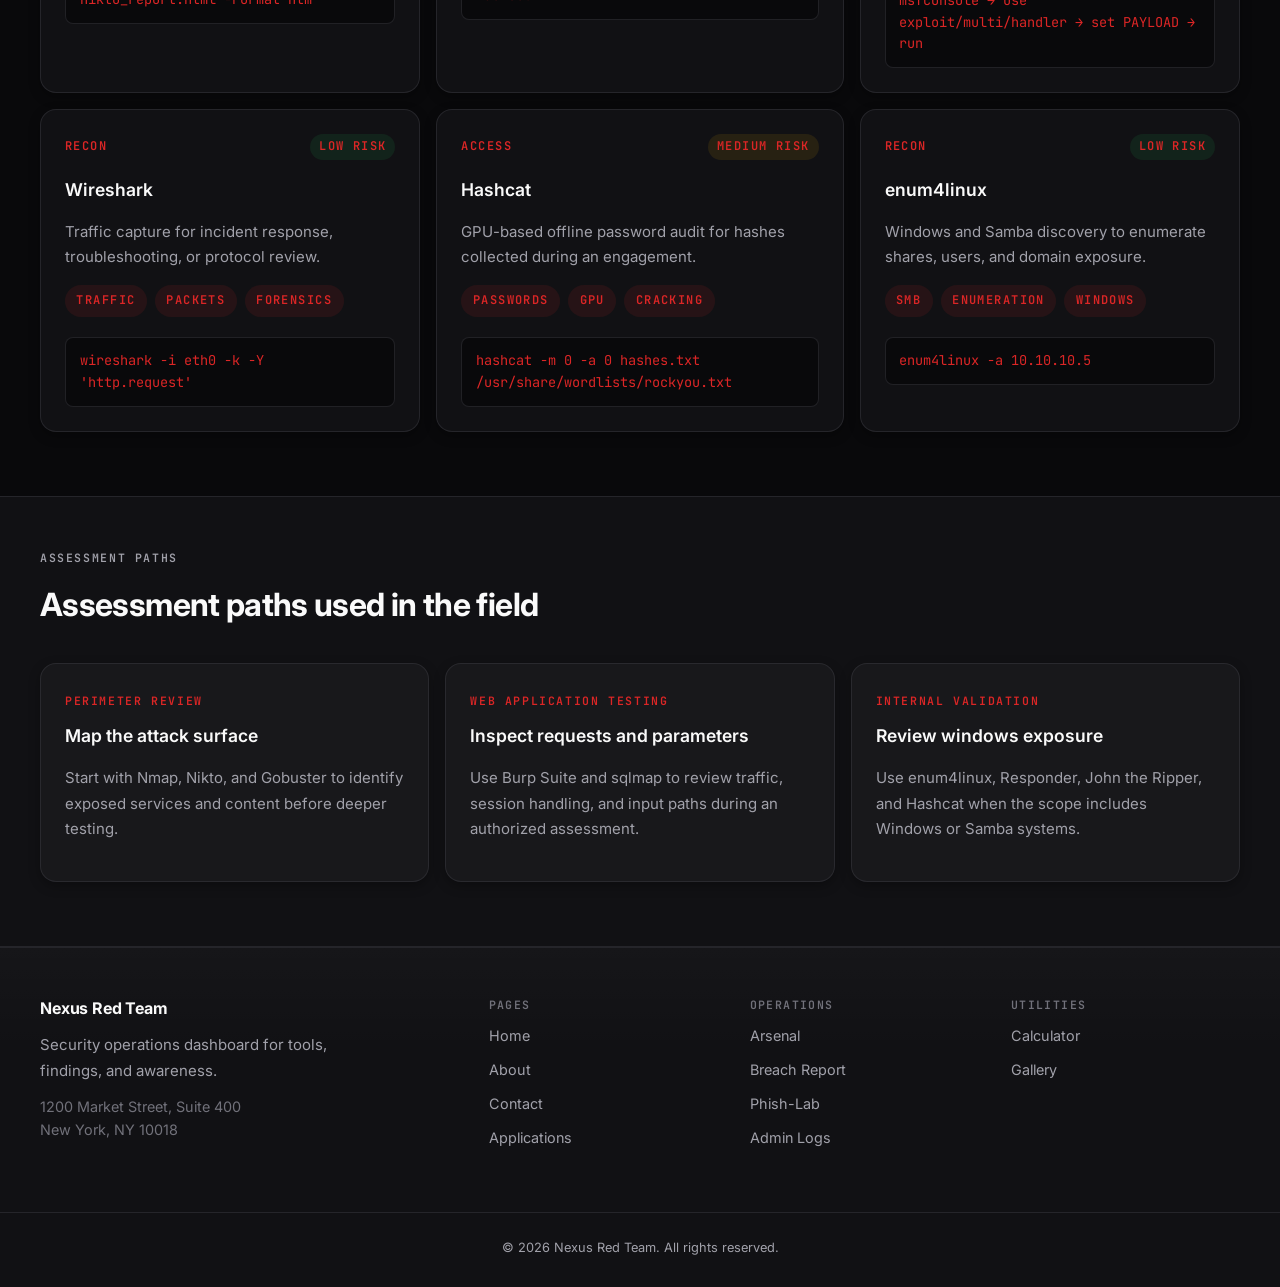
<file: arsenal.html>
<!DOCTYPE html>
<html lang="en">
<head>
    <meta charset="UTF-8">
    <meta name="viewport" content="width=device-width, initial-scale=1.0">
    <script>(function(){var t=localStorage.getItem("nexusTheme");if(t){document.documentElement.setAttribute("data-theme",t)}})()</script>
    <meta name="description" content="Operational toolkit for authorized assessments and real-world security workflows.">
    <title>Nexus Red Team Portal | The Arsenal</title>
    <link rel="preconnect" href="https://fonts.googleapis.com">
    <link rel="preconnect" href="https://fonts.gstatic.com" crossorigin>
    <link href="https://fonts.googleapis.com/css2?family=Inter:wght@400;500;600;700&family=JetBrains+Mono:wght@400;500&display=swap" rel="stylesheet">
    <link rel="stylesheet" href="css/style.css">
</head>
<body data-page="arsenal">
    <header class="site-header">
        <div class="container nav-shell">
            <a class="brand" href="index.html">
                <span class="brand-mark">NR</span>
                <span class="brand-copy"><strong>Nexus Red Team</strong><span>Security Operations</span></span>
            </a>
            <button class="nav-toggle" type="button" aria-expanded="false" aria-controls="siteNav">
                <span></span><span></span><span></span>
            </button>
            <nav class="site-nav" id="siteNav" aria-label="Primary">
                <a href="index.html">Home</a>
                <a href="about.html">About</a>
                <div class="nav-dropdown">
                    <button class="nav-dropdown-toggle" type="button" aria-expanded="false">
                        Operations
                        <svg width="12" height="12" viewBox="0 0 12 12" fill="none"><path d="M2.5 4.5L6 8L9.5 4.5" stroke="currentColor" stroke-width="1.5" stroke-linecap="round" stroke-linejoin="round"/></svg>
                    </button>
                    <div class="nav-dropdown-menu">
                        <a href="arsenal.html">Arsenal</a>
                        <a href="report.html">Breach Report</a>
                        <a href="phish-lab.html">Phish-Lab</a>
                        <a href="admin-logs.html">Admin Logs</a>
                    </div>
                </div>
                <a href="applications.html">Applications</a>
                <a href="contact.html">Contact</a>
            </nav>
        </div>
    </header>

    <main>
        <section class="page-hero">
            <div class="container">
                <div class="arsenal-hero-layout">
                    <div>
                        <p class="eyebrow">The Arsenal</p>
                        <h1>Operational toolkit for authorized assessments.</h1>
                        <p class="lead">Browse real tools used for perimeter reviews, web testing, internal validation, and traffic analysis. Search by tool, task, category, tag, or risk level.</p>
                        <div class="arsenal-stats">
                            <div class="arsenal-stat"><strong>12</strong><span>Tools indexed</span></div>
                            <div class="arsenal-stat"><strong>6</strong><span>Categories</span></div>
                            <div class="arsenal-stat"><strong>4</strong><span>Risk levels</span></div>
                        </div>
                    </div>
                    <div class="arsenal-search-panel">
                        <div class="search-wrap">
                            <label class="search-label" for="arsenal-search">Search tools, scenarios, tags, or risk levels</label>
                            <input class="search-input" id="arsenal-search" type="search" data-arsenal-input placeholder="Try &quot;nmap&quot;, &quot;burp&quot;, &quot;hashcat&quot;, or &quot;internal&quot;">
                        </div>
                        <div class="arsenal-filters">
                            <button class="filter-chip is-active" type="button" data-arsenal-filter="All">All</button>
                            <button class="filter-chip" type="button" data-arsenal-filter="Recon">Recon</button>
                            <button class="filter-chip" type="button" data-arsenal-filter="Web">Web</button>
                            <button class="filter-chip" type="button" data-arsenal-filter="Access">Access</button>
                            <button class="filter-chip" type="button" data-arsenal-filter="Database">Database</button>
                            <button class="filter-chip" type="button" data-arsenal-filter="Internal">Internal</button>
                            <button class="filter-chip" type="button" data-arsenal-filter="Exploitation">Exploitation</button>
                        </div>
                        <p class="arsenal-counter" data-arsenal-count>12 tools available</p>
                    </div>
                </div>
            </div>
        </section>

        <section class="section">
            <div class="container">
                <div class="tool-grid" data-arsenal-list></div>
            </div>
        </section>

        <section class="section section-alt">
            <div class="container">
                <div class="section-heading">
                    <p class="eyebrow">Assessment Paths</p>
                    <h2>Assessment paths used in the field</h2>
                </div>
                <div class="feature-grid">
                    <article class="feature-card">
                        <span class="feature-kicker">Perimeter review</span>
                        <h3>Map the attack surface</h3>
                        <p>Start with Nmap, Nikto, and Gobuster to identify exposed services and content before deeper testing.</p>
                    </article>
                    <article class="feature-card">
                        <span class="feature-kicker">Web application testing</span>
                        <h3>Inspect requests and parameters</h3>
                        <p>Use Burp Suite and sqlmap to review traffic, session handling, and input paths during an authorized assessment.</p>
                    </article>
                    <article class="feature-card">
                        <span class="feature-kicker">Internal validation</span>
                        <h3>Review windows exposure</h3>
                        <p>Use enum4linux, Responder, John the Ripper, and Hashcat when the scope includes Windows or Samba systems.</p>
                    </article>
                </div>
            </div>
        </section>
    </main>

    <footer class="site-footer">
        <div class="container footer-grid">
            <div class="footer-brand">
                <strong>Nexus Red Team</strong>
                <p>Security operations dashboard for tools, findings, and awareness.</p>
                <address>1200 Market Street, Suite 400<br>New York, NY 10018</address>
            </div>
            <div class="footer-columns">
                <div class="footer-column">
                    <span class="footer-column-title">Pages</span>
                    <a href="index.html">Home</a>
                    <a href="about.html">About</a>
                    <a href="contact.html">Contact</a>
                    <a href="applications.html">Applications</a>
                </div>
                <div class="footer-column">
                    <span class="footer-column-title">Operations</span>
                    <a href="arsenal.html">Arsenal</a>
                    <a href="report.html">Breach Report</a>
                    <a href="phish-lab.html">Phish-Lab</a>
                    <a href="admin-logs.html">Admin Logs</a>
                </div>
                <div class="footer-column">
                    <span class="footer-column-title">Utilities</span>
                    <a href="apps/miles-per-gallon.html">Calculator</a>
                    <a href="apps/image-slider.html">Gallery</a>
                </div>
            </div>
        </div>
        <div class="footer-bottom">
            <div class="container"><p class="footer-copyright">&copy; 2026 Nexus Red Team. All rights reserved.</p></div>
        </div>
    </footer>
    <script src="js/main.js"></script>
</body>
</html>
</file>
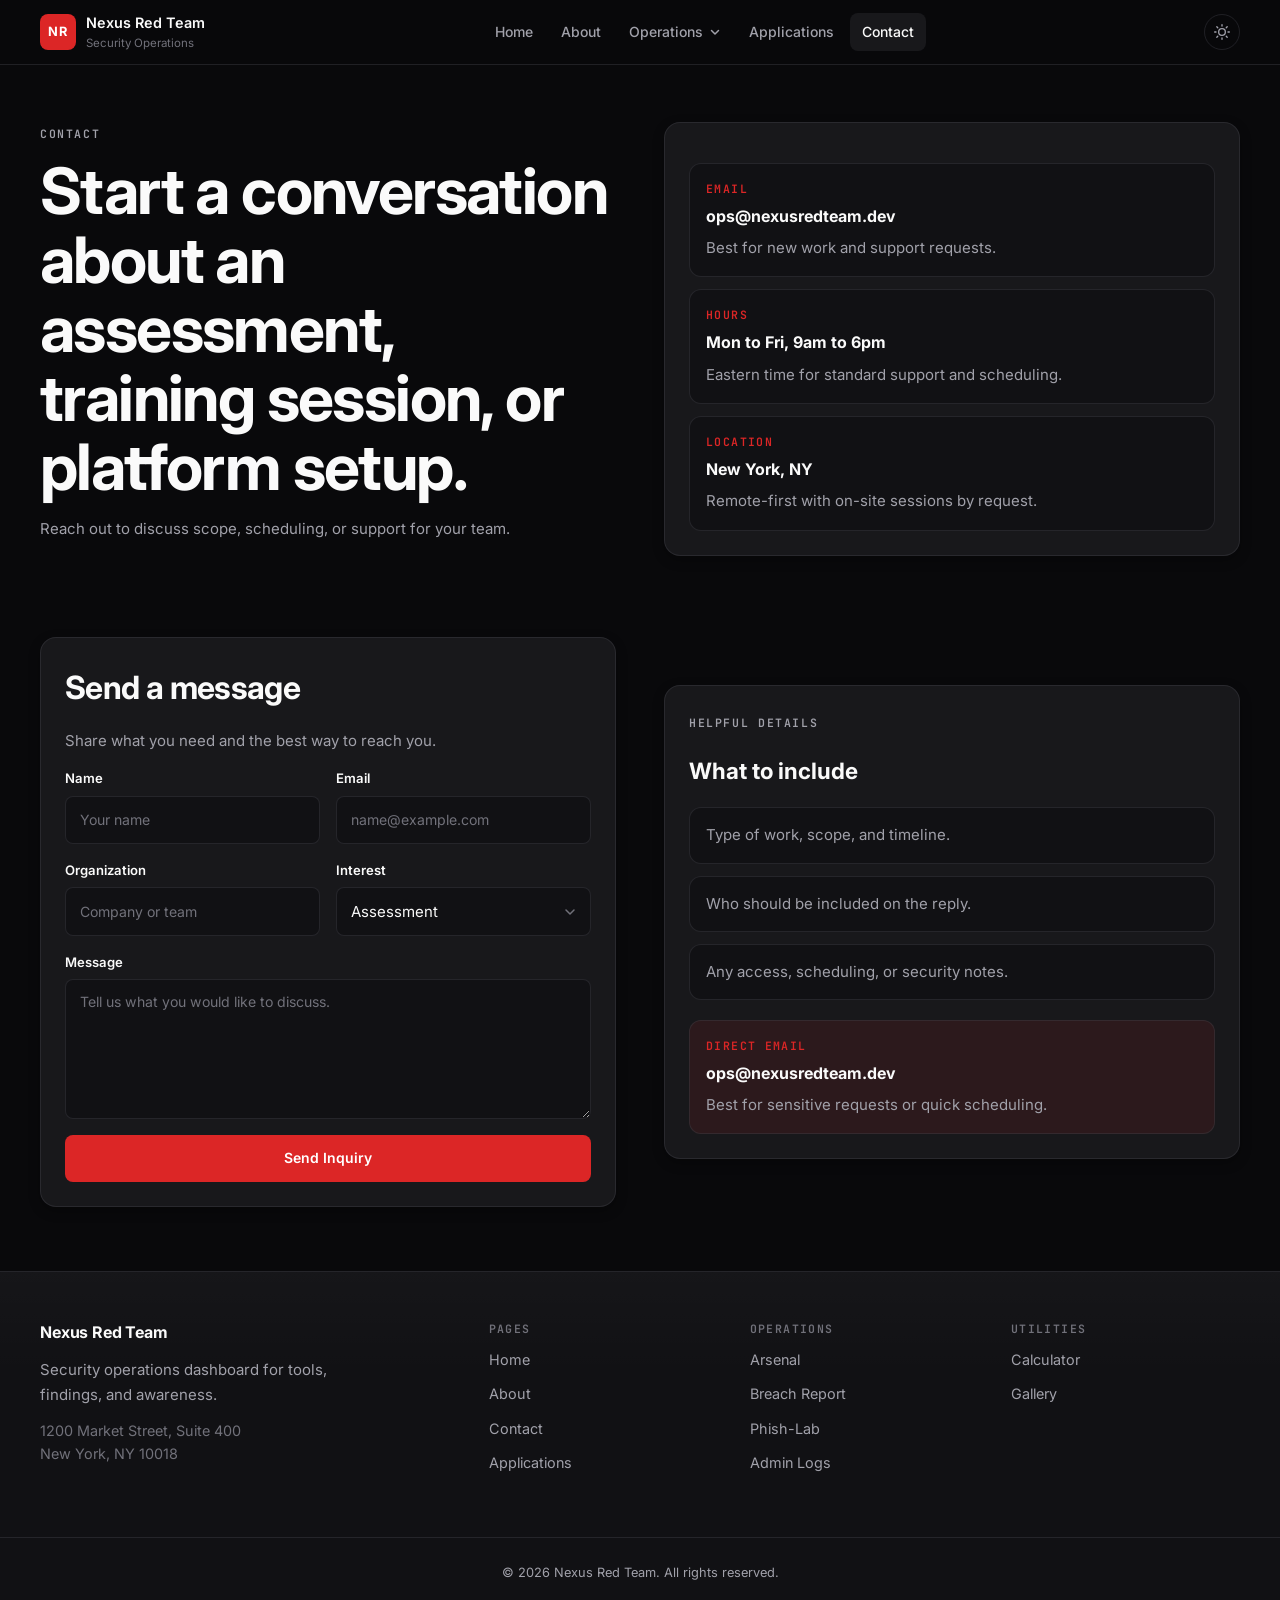
<file: contact.html>
<!DOCTYPE html>
<html lang="en">
<head>
    <meta charset="UTF-8">
    <meta name="viewport" content="width=device-width, initial-scale=1.0">
    <script>(function(){var t=localStorage.getItem("nexusTheme");if(t){document.documentElement.setAttribute("data-theme",t)}})()</script>
    <meta name="description" content="Contact Nexus Red Team about assessments, training, and platform support.">
    <title>Nexus Red Team Portal | Contact</title>
    <link rel="preconnect" href="https://fonts.googleapis.com">
    <link rel="preconnect" href="https://fonts.gstatic.com" crossorigin>
    <link href="https://fonts.googleapis.com/css2?family=Inter:wght@400;500;600;700&family=JetBrains+Mono:wght@400;500&display=swap" rel="stylesheet">
    <link rel="stylesheet" href="css/style.css">
</head>
<body data-page="contact">
    <header class="site-header">
        <div class="container nav-shell">
            <a class="brand" href="index.html">
                <span class="brand-mark">NR</span>
                <span class="brand-copy"><strong>Nexus Red Team</strong><span>Security Operations</span></span>
            </a>
            <button class="nav-toggle" type="button" aria-expanded="false" aria-controls="siteNav">
                <span></span><span></span><span></span>
            </button>
            <nav class="site-nav" id="siteNav" aria-label="Primary">
                <a href="index.html">Home</a>
                <a href="about.html">About</a>
                <div class="nav-dropdown">
                    <button class="nav-dropdown-toggle" type="button" aria-expanded="false">
                        Operations
                        <svg width="12" height="12" viewBox="0 0 12 12" fill="none"><path d="M2.5 4.5L6 8L9.5 4.5" stroke="currentColor" stroke-width="1.5" stroke-linecap="round" stroke-linejoin="round"/></svg>
                    </button>
                    <div class="nav-dropdown-menu">
                        <a href="arsenal.html">Arsenal</a>
                        <a href="report.html">Breach Report</a>
                        <a href="phish-lab.html">Phish-Lab</a>
                        <a href="admin-logs.html">Admin Logs</a>
                    </div>
                </div>
                <a href="applications.html">Applications</a>
                <a href="contact.html">Contact</a>
            </nav>
        </div>
    </header>

    <main>
        <section class="page-hero">
            <div class="container contact-layout">
                <div>
                    <p class="eyebrow">Contact</p>
                    <h1>Start a conversation about an assessment, training session, or platform setup.</h1>
                    <p class="lead">Reach out to discuss scope, scheduling, or support for your team.</p>
                </div>
                <div class="contact-summary">
                    <div class="contact-summary-grid">
                        <article class="contact-summary-card"><span>Email</span><strong>ops@nexusredteam.dev</strong><p>Best for new work and support requests.</p></article>
                        <article class="contact-summary-card"><span>Hours</span><strong>Mon to Fri, 9am to 6pm</strong><p>Eastern time for standard support and scheduling.</p></article>
                        <article class="contact-summary-card"><span>Location</span><strong>New York, NY</strong><p>Remote-first with on-site sessions by request.</p></article>
                    </div>
                </div>
            </div>
        </section>

        <section class="section">
            <div class="container split-layout">
                <div class="form-card">
                    <h2>Send a message</h2>
                    <p>Share what you need and the best way to reach you.</p>
                    <form class="form-grid">
                        <div class="form-field"><label for="name">Name</label><input id="name" type="text" placeholder="Your name"></div>
                        <div class="form-field"><label for="email">Email</label><input id="email" type="email" placeholder="name@example.com"></div>
                        <div class="form-field"><label for="company">Organization</label><input id="company" type="text" placeholder="Company or team"></div>
                        <div class="form-field"><label for="interest">Interest</label><select id="interest"><option>Assessment</option><option>Training</option><option>Platform access</option><option>General inquiry</option></select></div>
                        <div class="form-field full"><label for="message">Message</label><textarea id="message" placeholder="Tell us what you would like to discuss."></textarea></div>
                        <div class="form-field full"><button class="button button-primary" type="button">Send Inquiry</button></div>
                    </form>
                </div>
                <aside class="contact-note-panel">
                    <p class="panel-label">Helpful details</p>
                    <h2>What to include</h2>
                    <ul class="contact-note-list">
                        <li>Type of work, scope, and timeline.</li>
                        <li>Who should be included on the reply.</li>
                        <li>Any access, scheduling, or security notes.</li>
                    </ul>
                    <div class="contact-callout">
                        <span>Direct email</span>
                        <strong>ops@nexusredteam.dev</strong>
                        <p>Best for sensitive requests or quick scheduling.</p>
                    </div>
                </aside>
            </div>
        </section>
    </main>

    <footer class="site-footer">
        <div class="container footer-grid">
            <div class="footer-brand">
                <strong>Nexus Red Team</strong>
                <p>Security operations dashboard for tools, findings, and awareness.</p>
                <address>1200 Market Street, Suite 400<br>New York, NY 10018</address>
            </div>
            <div class="footer-columns">
                <div class="footer-column">
                    <span class="footer-column-title">Pages</span>
                    <a href="index.html">Home</a>
                    <a href="about.html">About</a>
                    <a href="contact.html">Contact</a>
                    <a href="applications.html">Applications</a>
                </div>
                <div class="footer-column">
                    <span class="footer-column-title">Operations</span>
                    <a href="arsenal.html">Arsenal</a>
                    <a href="report.html">Breach Report</a>
                    <a href="phish-lab.html">Phish-Lab</a>
                    <a href="admin-logs.html">Admin Logs</a>
                </div>
                <div class="footer-column">
                    <span class="footer-column-title">Utilities</span>
                    <a href="apps/miles-per-gallon.html">Calculator</a>
                    <a href="apps/image-slider.html">Gallery</a>
                </div>
            </div>
        </div>
        <div class="footer-bottom">
            <div class="container"><p class="footer-copyright">&copy; 2026 Nexus Red Team. All rights reserved.</p></div>
        </div>
    </footer>
    <script src="js/main.js"></script>
</body>
</html>
</file>
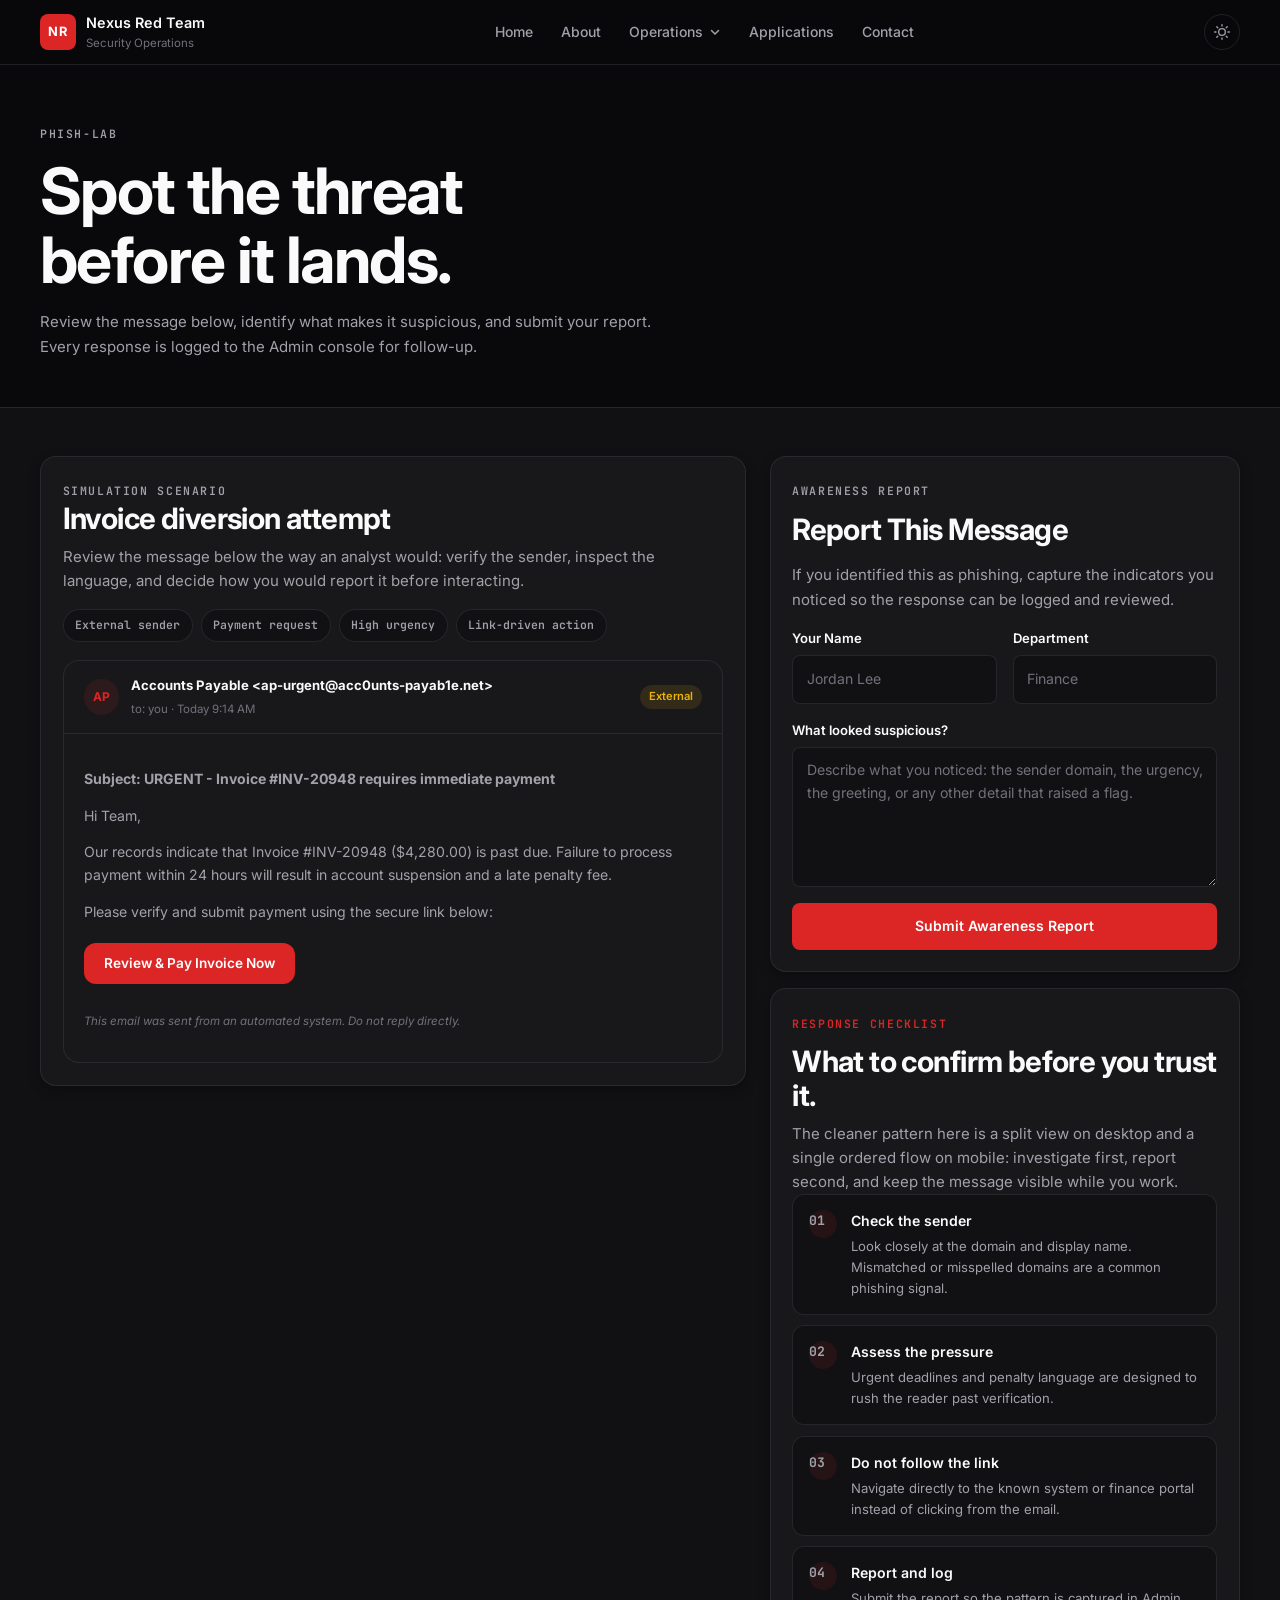
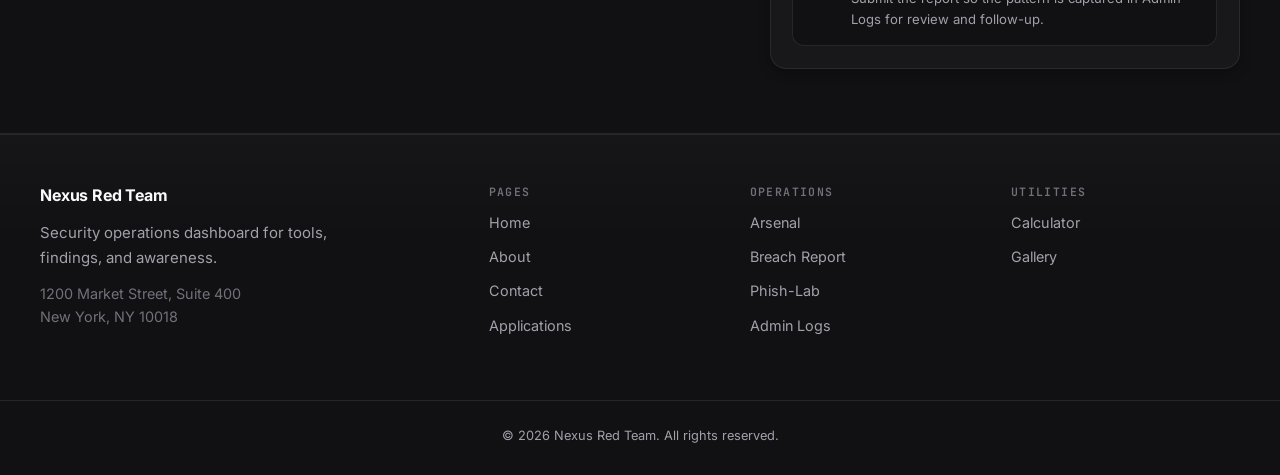
<file: phish-lab.html>
<!DOCTYPE html>
<html lang="en">
<head>
    <meta charset="UTF-8">
    <meta name="viewport" content="width=device-width, initial-scale=1.0">
    <script>(function(){var t=localStorage.getItem("nexusTheme");if(t){document.documentElement.setAttribute("data-theme",t)}})()</script>
    <meta name="description" content="Phishing awareness simulation and training lab for the Nexus Red Team Portal.">
    <title>Nexus Red Team Portal | Phish-Lab</title>
    <link rel="preconnect" href="https://fonts.googleapis.com">
    <link rel="preconnect" href="https://fonts.gstatic.com" crossorigin>
    <link href="https://fonts.googleapis.com/css2?family=Inter:wght@400;500;600;700&amp;family=JetBrains+Mono:wght@400;500&amp;display=swap" rel="stylesheet">
    <link rel="stylesheet" href="css/style.css">
</head>
<body data-page="phish-lab">
    <header class="site-header">
        <div class="container nav-shell">
            <a class="brand" href="index.html">
                <span class="brand-mark">NR</span>
                <span class="brand-copy"><strong>Nexus Red Team</strong><span>Security Operations</span></span>
            </a>
            <button class="nav-toggle" type="button" aria-expanded="false" aria-controls="siteNav">
                <span></span><span></span><span></span>
            </button>
            <nav class="site-nav" id="siteNav" aria-label="Primary">
                <a href="index.html">Home</a>
                <a href="about.html">About</a>
                <div class="nav-dropdown">
                    <button class="nav-dropdown-toggle" type="button" aria-expanded="false">
                        Operations
                        <svg width="12" height="12" viewBox="0 0 12 12" fill="none"><path d="M2.5 4.5L6 8L9.5 4.5" stroke="currentColor" stroke-width="1.5" stroke-linecap="round" stroke-linejoin="round"/></svg>
                    </button>
                    <div class="nav-dropdown-menu">
                        <a href="arsenal.html">Arsenal</a>
                        <a href="report.html">Breach Report</a>
                        <a href="phish-lab.html">Phish-Lab</a>
                        <a href="admin-logs.html">Admin Logs</a>
                    </div>
                </div>
                <a href="applications.html">Applications</a>
                <a href="contact.html">Contact</a>
            </nav>
        </div>
    </header>

    <main>
        <section class="page-hero">
            <div class="container">
                <p class="eyebrow">Phish-Lab</p>
                <h1>Spot the threat before it lands.</h1>
                <p class="lead" style="max-width:640px">Review the message below, identify what makes it suspicious, and submit your report. Every response is logged to the Admin console for follow-up.</p>
            </div>
        </section>

        <section class="section section-alt">
            <div class="container phish-lab-shell">
                <section class="phish-scenario-panel">
                    <div class="phish-panel-head">
                        <div>
                            <p class="panel-label">Simulation Scenario</p>
                            <h2>Invoice diversion attempt</h2>
                            <p>Review the message below the way an analyst would: verify the sender, inspect the language, and decide how you would report it before interacting.</p>
                        </div>
                        <div class="phish-signal-row" aria-label="Scenario summary">
                            <span class="phish-signal">External sender</span>
                            <span class="phish-signal">Payment request</span>
                            <span class="phish-signal">High urgency</span>
                            <span class="phish-signal">Link-driven action</span>
                        </div>
                    </div>
                    <div class="email-preview phish-email-stage">
                        <div class="email-chrome">
                            <div class="email-header">
                                <div class="email-from">
                                    <span class="email-avatar">AP</span>
                                    <div>
                                        <strong>Accounts Payable &lt;ap-urgent@acc0unts-payab1e.net&gt;</strong>
                                        <span class="email-meta">to: you &middot; Today 9:14 AM</span>
                                    </div>
                                </div>
                                <span class="email-flag">External</span>
                            </div>
                            <div class="email-body">
                                <p><strong>Subject: URGENT - Invoice #INV-20948 requires immediate payment</strong></p>
                                <p>Hi Team,</p>
                                <p>Our records indicate that Invoice #INV-20948 ($4,280.00) is past due. Failure to process payment within 24 hours will result in account suspension and a late penalty fee.</p>
                                <p>Please verify and submit payment using the secure link below:</p>
                                <a class="email-cta" href="#" data-simulate-click>Review &amp; Pay Invoice Now</a>
                                <p class="email-fine-print">This email was sent from an automated system. Do not reply directly.</p>
                            </div>
                        </div>
                    </div>
                </section>

                <aside class="phish-sidebar">
                    <div class="form-card phish-sidebar-card">
                        <p class="panel-label">Awareness Report</p>
                        <h2>Report This Message</h2>
                        <p>If you identified this as phishing, capture the indicators you noticed so the response can be logged and reviewed.</p>
                        <form class="form-grid" data-phish-form>
                            <div class="form-field"><label for="user">Your Name</label><input id="user" name="user" type="text" placeholder="Jordan Lee"></div>
                            <div class="form-field"><label for="department">Department</label><input id="department" name="department" type="text" placeholder="Finance"></div>
                            <div class="form-field full"><label for="notes">What looked suspicious?</label><textarea id="notes" name="notes" placeholder="Describe what you noticed: the sender domain, the urgency, the greeting, or any other detail that raised a flag."></textarea></div>
                            <div class="form-field full"><button class="button button-primary" type="submit" style="width:100%;justify-content:center">Submit Awareness Report</button></div>
                        </form>
                        <div data-phish-message></div>
                    </div>

                    <section class="phish-sidebar-card phish-playbook">
                        <p class="panel-label">Response Checklist</p>
                        <h2>What to confirm before you trust it.</h2>
                        <p class="phish-playbook-intro">The cleaner pattern here is a split view on desktop and a single ordered flow on mobile: investigate first, report second, and keep the message visible while you work.</p>
                        <div class="phish-response-guide">
                            <div class="phish-guide-step">
                                <span class="phish-step-num">01</span>
                                <div>
                                    <strong>Check the sender</strong>
                                    <span>Look closely at the domain and display name. Mismatched or misspelled domains are a common phishing signal.</span>
                                </div>
                            </div>
                            <div class="phish-guide-step">
                                <span class="phish-step-num">02</span>
                                <div>
                                    <strong>Assess the pressure</strong>
                                    <span>Urgent deadlines and penalty language are designed to rush the reader past verification.</span>
                                </div>
                            </div>
                            <div class="phish-guide-step">
                                <span class="phish-step-num">03</span>
                                <div>
                                    <strong>Do not follow the link</strong>
                                    <span>Navigate directly to the known system or finance portal instead of clicking from the email.</span>
                                </div>
                            </div>
                            <div class="phish-guide-step">
                                <span class="phish-step-num">04</span>
                                <div>
                                    <strong>Report and log</strong>
                                    <span>Submit the report so the pattern is captured in Admin Logs for review and follow-up.</span>
                                </div>
                            </div>
                        </div>
                    </section>
                </aside>
            </div>
        </section>
    </main>

    <footer class="site-footer">
        <div class="container footer-grid">
            <div class="footer-brand">
                <strong>Nexus Red Team</strong>
                <p>Security operations dashboard for tools, findings, and awareness.</p>
                <address>1200 Market Street, Suite 400<br>New York, NY 10018</address>
            </div>
            <div class="footer-columns">
                <div class="footer-column">
                    <span class="footer-column-title">Pages</span>
                    <a href="index.html">Home</a>
                    <a href="about.html">About</a>
                    <a href="contact.html">Contact</a>
                    <a href="applications.html">Applications</a>
                </div>
                <div class="footer-column">
                    <span class="footer-column-title">Operations</span>
                    <a href="arsenal.html">Arsenal</a>
                    <a href="report.html">Breach Report</a>
                    <a href="phish-lab.html">Phish-Lab</a>
                    <a href="admin-logs.html">Admin Logs</a>
                </div>
                <div class="footer-column">
                    <span class="footer-column-title">Utilities</span>
                    <a href="apps/miles-per-gallon.html">Calculator</a>
                    <a href="apps/image-slider.html">Gallery</a>
                </div>
            </div>
        </div>
        <div class="footer-bottom">
            <div class="container"><p class="footer-copyright">&copy; 2026 Nexus Red Team. All rights reserved.</p></div>
        </div>
    </footer>
    <script src="js/main.js"></script>
</body>
</html>
</file>
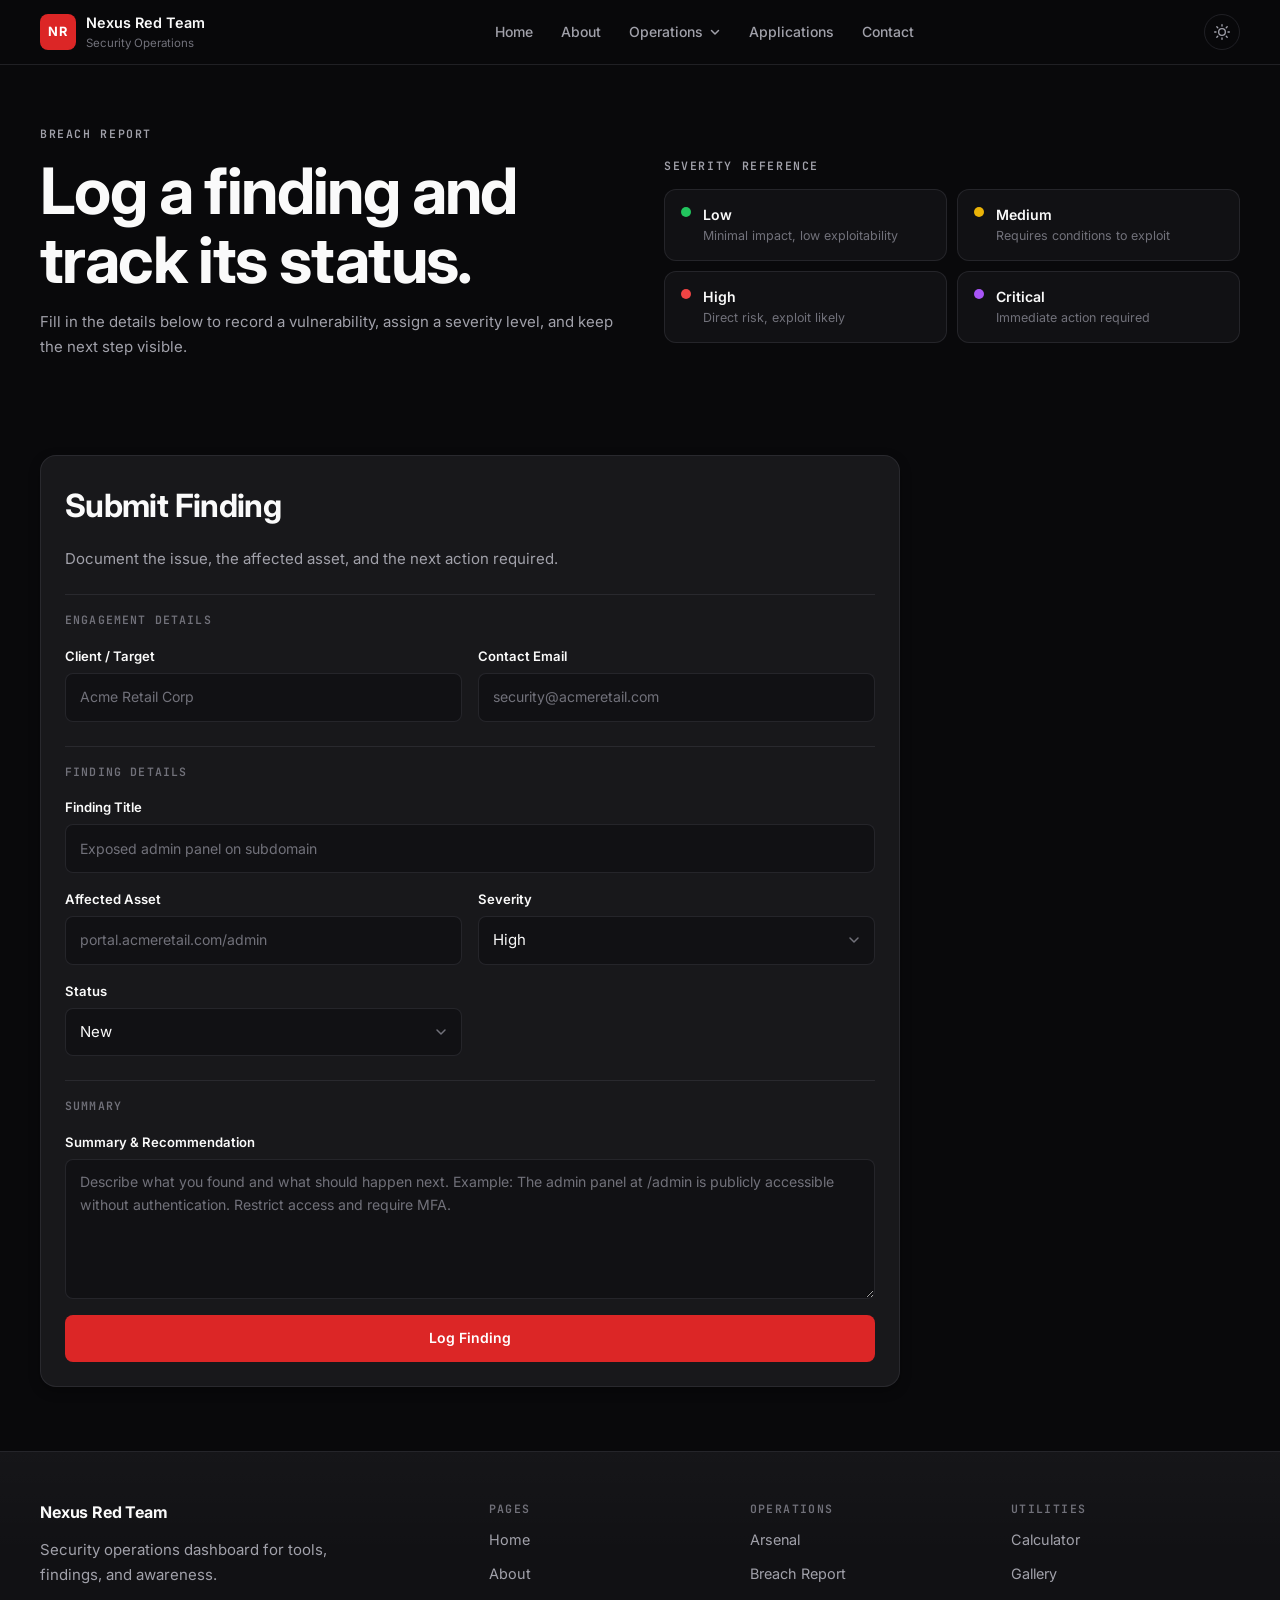
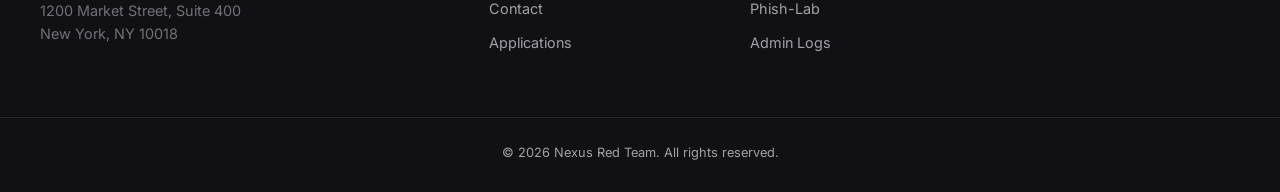
<file: report.html>
<!DOCTYPE html>
<html lang="en">
<head>
    <meta charset="UTF-8">
    <meta name="viewport" content="width=device-width, initial-scale=1.0">
    <script>(function(){var t=localStorage.getItem("nexusTheme");if(t){document.documentElement.setAttribute("data-theme",t)}})()</script>
    <meta name="description" content="Vulnerability intake form for logging and tracking security findings.">
    <title>Nexus Red Team Portal | Breach Report</title>
    <link rel="preconnect" href="https://fonts.googleapis.com">
    <link rel="preconnect" href="https://fonts.gstatic.com" crossorigin>
    <link href="https://fonts.googleapis.com/css2?family=Inter:wght@400;500;600;700&family=JetBrains+Mono:wght@400;500&display=swap" rel="stylesheet">
    <link rel="stylesheet" href="css/style.css">
</head>
<body data-page="report">
    <header class="site-header">
        <div class="container nav-shell">
            <a class="brand" href="index.html">
                <span class="brand-mark">NR</span>
                <span class="brand-copy"><strong>Nexus Red Team</strong><span>Security Operations</span></span>
            </a>
            <button class="nav-toggle" type="button" aria-expanded="false" aria-controls="siteNav">
                <span></span><span></span><span></span>
            </button>
            <nav class="site-nav" id="siteNav" aria-label="Primary">
                <a href="index.html">Home</a>
                <a href="about.html">About</a>
                <div class="nav-dropdown">
                    <button class="nav-dropdown-toggle" type="button" aria-expanded="false">
                        Operations
                        <svg width="12" height="12" viewBox="0 0 12 12" fill="none"><path d="M2.5 4.5L6 8L9.5 4.5" stroke="currentColor" stroke-width="1.5" stroke-linecap="round" stroke-linejoin="round"/></svg>
                    </button>
                    <div class="nav-dropdown-menu">
                        <a href="arsenal.html">Arsenal</a>
                        <a href="report.html">Breach Report</a>
                        <a href="phish-lab.html">Phish-Lab</a>
                        <a href="admin-logs.html">Admin Logs</a>
                    </div>
                </div>
                <a href="applications.html">Applications</a>
                <a href="contact.html">Contact</a>
            </nav>
        </div>
    </header>

    <main>
        <section class="page-hero">
            <div class="container two-column">
                <div>
                    <p class="eyebrow">Breach Report</p>
                    <h1>Log a finding and track its status.</h1>
                    <p class="lead">Fill in the details below to record a vulnerability, assign a severity level, and keep the next step visible.</p>
                </div>
                <div>
                    <p class="panel-label" style="margin-bottom:0.85rem">Severity reference</p>
                    <div class="report-severity-guide">
                        <div class="sev-entry">
                            <span class="sev-dot sev-dot-low"></span>
                            <div><strong>Low</strong><span>Minimal impact, low exploitability</span></div>
                        </div>
                        <div class="sev-entry">
                            <span class="sev-dot sev-dot-medium"></span>
                            <div><strong>Medium</strong><span>Requires conditions to exploit</span></div>
                        </div>
                        <div class="sev-entry">
                            <span class="sev-dot sev-dot-high"></span>
                            <div><strong>High</strong><span>Direct risk, exploit likely</span></div>
                        </div>
                        <div class="sev-entry">
                            <span class="sev-dot sev-dot-critical"></span>
                            <div><strong>Critical</strong><span>Immediate action required</span></div>
                        </div>
                    </div>
                </div>
            </div>
        </section>

        <section class="section">
            <div class="container">
                <div class="form-card" style="max-width:860px">
                    <h2>Submit Finding</h2>
                    <p>Document the issue, the affected asset, and the next action required.</p>
                    <form class="form-grid" data-breach-form>
                        <span class="form-section-divider">Engagement details</span>
                        <div class="form-field"><label for="client">Client / Target</label><input id="client" name="client" type="text" placeholder="Acme Retail Corp"></div>
                        <div class="form-field"><label for="contact">Contact Email</label><input id="contact" name="contact" type="email" placeholder="security@acmeretail.com"></div>

                        <span class="form-section-divider">Finding details</span>
                        <div class="form-field full"><label for="title">Finding Title</label><input id="title" name="title" type="text" placeholder="Exposed admin panel on subdomain"></div>
                        <div class="form-field"><label for="affected">Affected Asset</label><input id="affected" name="affected" type="text" placeholder="portal.acmeretail.com/admin"></div>
                        <div class="form-field"><label for="severity">Severity</label>
                            <select id="severity" name="severity">
                                <option>Low</option>
                                <option>Medium</option>
                                <option selected>High</option>
                                <option>Critical</option>
                            </select>
                        </div>
                        <div class="form-field"><label for="status">Status</label>
                            <select id="status" name="status">
                                <option selected>New</option>
                                <option>In Review</option>
                                <option>Validated</option>
                                <option>Remediated</option>
                            </select>
                        </div>

                        <span class="form-section-divider">Summary</span>
                        <div class="form-field full"><label for="summary">Summary &amp; Recommendation</label><textarea id="summary" name="summary" placeholder="Describe what you found and what should happen next. Example: The admin panel at /admin is publicly accessible without authentication. Restrict access and require MFA."></textarea></div>
                        <div class="form-field full"><button class="button button-primary" type="submit" style="width:100%;justify-content:center">Log Finding</button></div>
                    </form>
                    <div data-breach-message></div>
                </div>
            </div>
        </section>
    </main>

    <footer class="site-footer">
        <div class="container footer-grid">
            <div class="footer-brand">
                <strong>Nexus Red Team</strong>
                <p>Security operations dashboard for tools, findings, and awareness.</p>
                <address>1200 Market Street, Suite 400<br>New York, NY 10018</address>
            </div>
            <div class="footer-columns">
                <div class="footer-column">
                    <span class="footer-column-title">Pages</span>
                    <a href="index.html">Home</a>
                    <a href="about.html">About</a>
                    <a href="contact.html">Contact</a>
                    <a href="applications.html">Applications</a>
                </div>
                <div class="footer-column">
                    <span class="footer-column-title">Operations</span>
                    <a href="arsenal.html">Arsenal</a>
                    <a href="report.html">Breach Report</a>
                    <a href="phish-lab.html">Phish-Lab</a>
                    <a href="admin-logs.html">Admin Logs</a>
                </div>
                <div class="footer-column">
                    <span class="footer-column-title">Utilities</span>
                    <a href="apps/miles-per-gallon.html">Calculator</a>
                    <a href="apps/image-slider.html">Gallery</a>
                </div>
            </div>
        </div>
        <div class="footer-bottom">
            <div class="container"><p class="footer-copyright">&copy; 2026 Nexus Red Team. All rights reserved.</p></div>
        </div>
    </footer>
    <script src="js/main.js"></script>
</body>
</html>
</file>
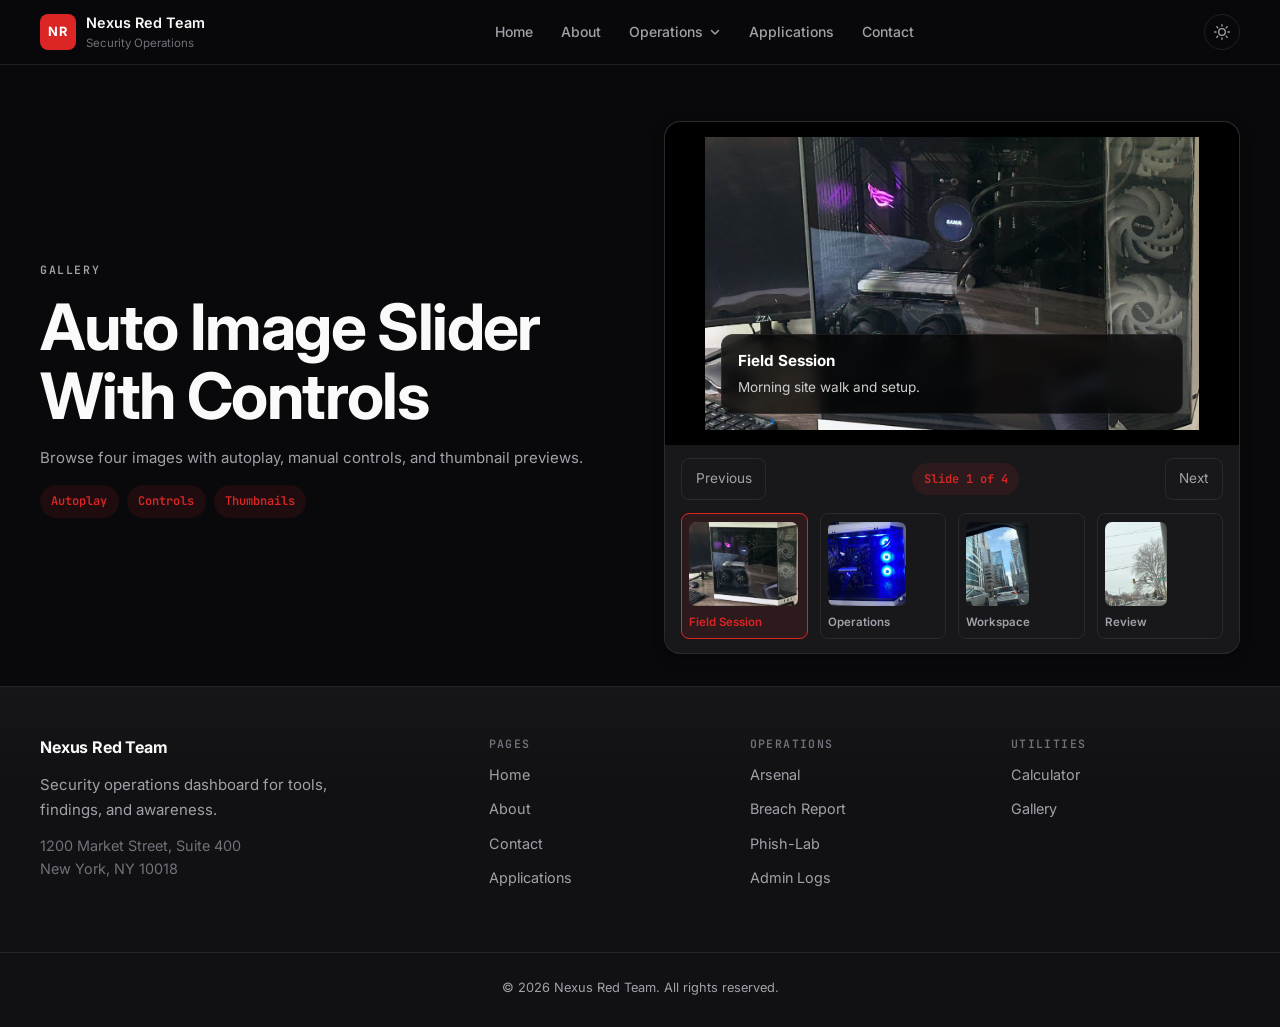
<file: apps/image-slider.html>
<!DOCTYPE html>
<html lang="en">
<head>
    <meta charset="UTF-8">
    <meta name="viewport" content="width=device-width, initial-scale=1.0">
    <script>(function(){var t=localStorage.getItem("nexusTheme");if(t){document.documentElement.setAttribute("data-theme",t)}})()</script>
    <meta name="description" content="Auto image slider with controls and thumbnail previews.">
    <title>Nexus Red Team Portal | Auto Image Slider</title>
    <link rel="preconnect" href="https://fonts.googleapis.com">
    <link rel="preconnect" href="https://fonts.gstatic.com" crossorigin>
    <link href="https://fonts.googleapis.com/css2?family=Inter:wght@400;500;600;700&amp;family=JetBrains+Mono:wght@400;500&amp;display=swap" rel="stylesheet">
    <link rel="stylesheet" href="../css/style.css">
</head>
<body data-page="applications">
    <header class="site-header">
        <div class="container nav-shell">
            <a class="brand" href="../index.html">
                <span class="brand-mark">NR</span>
                <span class="brand-copy"><strong>Nexus Red Team</strong><span>Security Operations</span></span>
            </a>
            <button class="nav-toggle" type="button" aria-expanded="false" aria-controls="siteNav">
                <span></span><span></span><span></span>
            </button>
            <nav class="site-nav" id="siteNav" aria-label="Primary">
                <a href="../index.html">Home</a>
                <a href="../about.html">About</a>
                <div class="nav-dropdown">
                    <button class="nav-dropdown-toggle" type="button" aria-expanded="false">
                        Operations
                        <svg width="12" height="12" viewBox="0 0 12 12" fill="none"><path d="M2.5 4.5L6 8L9.5 4.5" stroke="currentColor" stroke-width="1.5" stroke-linecap="round" stroke-linejoin="round"/></svg>
                    </button>
                    <div class="nav-dropdown-menu">
                        <a href="../arsenal.html">Arsenal</a>
                        <a href="../report.html">Breach Report</a>
                        <a href="../phish-lab.html">Phish-Lab</a>
                        <a href="../admin-logs.html">Admin Logs</a>
                    </div>
                </div>
                <a href="../applications.html">Applications</a>
                <a href="../contact.html">Contact</a>
            </nav>
        </div>
    </header>

    <main>
        <section class="page-hero">
            <div class="container two-column">
                <div>
                    <p class="eyebrow">Gallery</p>
                    <h1>Auto Image Slider With Controls</h1>
                    <p class="lead">Browse four images with autoplay, manual controls, and thumbnail previews.</p>
                    <div class="tag-row"><span class="tag">Autoplay</span><span class="tag">Controls</span><span class="tag">Thumbnails</span></div>
                </div>
                <div class="slider-shell" data-slider>
                    <div class="slider-stage">
                        <figure class="slide is-active">
                            <img src="../images/Image 1.jpeg" alt="Field session photo" width="1170" height="905" decoding="async">
                            <figcaption class="slide-caption"><strong>Field Session</strong><p>Morning site walk and setup.</p></figcaption>
                        </figure>
                        <figure class="slide">
                            <img src="../images/Image 2.jpeg" alt="Operations snapshot photo" width="958" height="1024" decoding="async">
                            <figcaption class="slide-caption"><strong>Operations Snapshot</strong><p>Monitoring multiple screens at once.</p></figcaption>
                        </figure>
                        <figure class="slide">
                            <img src="../images/Image 3.jpeg" alt="Analyst workspace photo" width="1536" height="2048" decoding="async">
                            <figcaption class="slide-caption"><strong>Analyst Workspace</strong><p>Notes, tools, and references in one view.</p></figcaption>
                        </figure>
                        <figure class="slide">
                            <img src="../images/Image 4.jpeg" alt="Mission review photo" width="1520" height="2048" decoding="async">
                            <figcaption class="slide-caption"><strong>Mission Review</strong><p>Final review before handoff.</p></figcaption>
                        </figure>
                    </div>
                    <div class="slider-controls">
                        <button type="button" data-slider-prev>Previous</button>
                        <span class="chip" data-slider-status>Slide 1 of 4</span>
                        <button type="button" data-slider-next>Next</button>
                    </div>
                    <div class="slider-thumbs" aria-label="Slide previews">
                        <button class="thumb-button is-active" type="button" aria-label="Show Field Session">
                            <span class="thumb-image"><img src="../images/Image 1.jpeg" alt="Field session preview" width="1170" height="905" loading="lazy" decoding="async"></span>
                            <span class="thumb-label">Field Session</span>
                        </button>
                        <button class="thumb-button" type="button" aria-label="Show Operations Snapshot">
                            <span class="thumb-image"><img src="../images/Image 2.jpeg" alt="Operations snapshot preview" width="958" height="1024" loading="lazy" decoding="async"></span>
                            <span class="thumb-label">Operations</span>
                        </button>
                        <button class="thumb-button" type="button" aria-label="Show Analyst Workspace">
                            <span class="thumb-image"><img src="../images/Image 3.jpeg" alt="Analyst workspace preview" width="1536" height="2048" loading="lazy" decoding="async"></span>
                            <span class="thumb-label">Workspace</span>
                        </button>
                        <button class="thumb-button" type="button" aria-label="Show Mission Review">
                            <span class="thumb-image"><img src="../images/Image 4.jpeg" alt="Mission review preview" width="1520" height="2048" loading="lazy" decoding="async"></span>
                            <span class="thumb-label">Review</span>
                        </button>
                    </div>
                </div>
            </div>
        </section>
    </main>

    <footer class="site-footer">
        <div class="container footer-grid">
            <div class="footer-brand">
                <strong>Nexus Red Team</strong>
                <p>Security operations dashboard for tools, findings, and awareness.</p>
                <address>1200 Market Street, Suite 400<br>New York, NY 10018</address>
            </div>
            <div class="footer-columns">
                <div class="footer-column">
                    <span class="footer-column-title">Pages</span>
                    <a href="../index.html">Home</a>
                    <a href="../about.html">About</a>
                    <a href="../contact.html">Contact</a>
                    <a href="../applications.html">Applications</a>
                </div>
                <div class="footer-column">
                    <span class="footer-column-title">Operations</span>
                    <a href="../arsenal.html">Arsenal</a>
                    <a href="../report.html">Breach Report</a>
                    <a href="../phish-lab.html">Phish-Lab</a>
                    <a href="../admin-logs.html">Admin Logs</a>
                </div>
                <div class="footer-column">
                    <span class="footer-column-title">Utilities</span>
                    <a href="../apps/miles-per-gallon.html">Calculator</a>
                    <a href="../apps/image-slider.html">Gallery</a>
                </div>
            </div>
        </div>
        <div class="footer-bottom">
            <div class="container"><p class="footer-copyright">&copy; 2026 Nexus Red Team. All rights reserved.</p></div>
        </div>
    </footer>
    <script src="../js/main.js"></script>
</body>
</html>
</file>
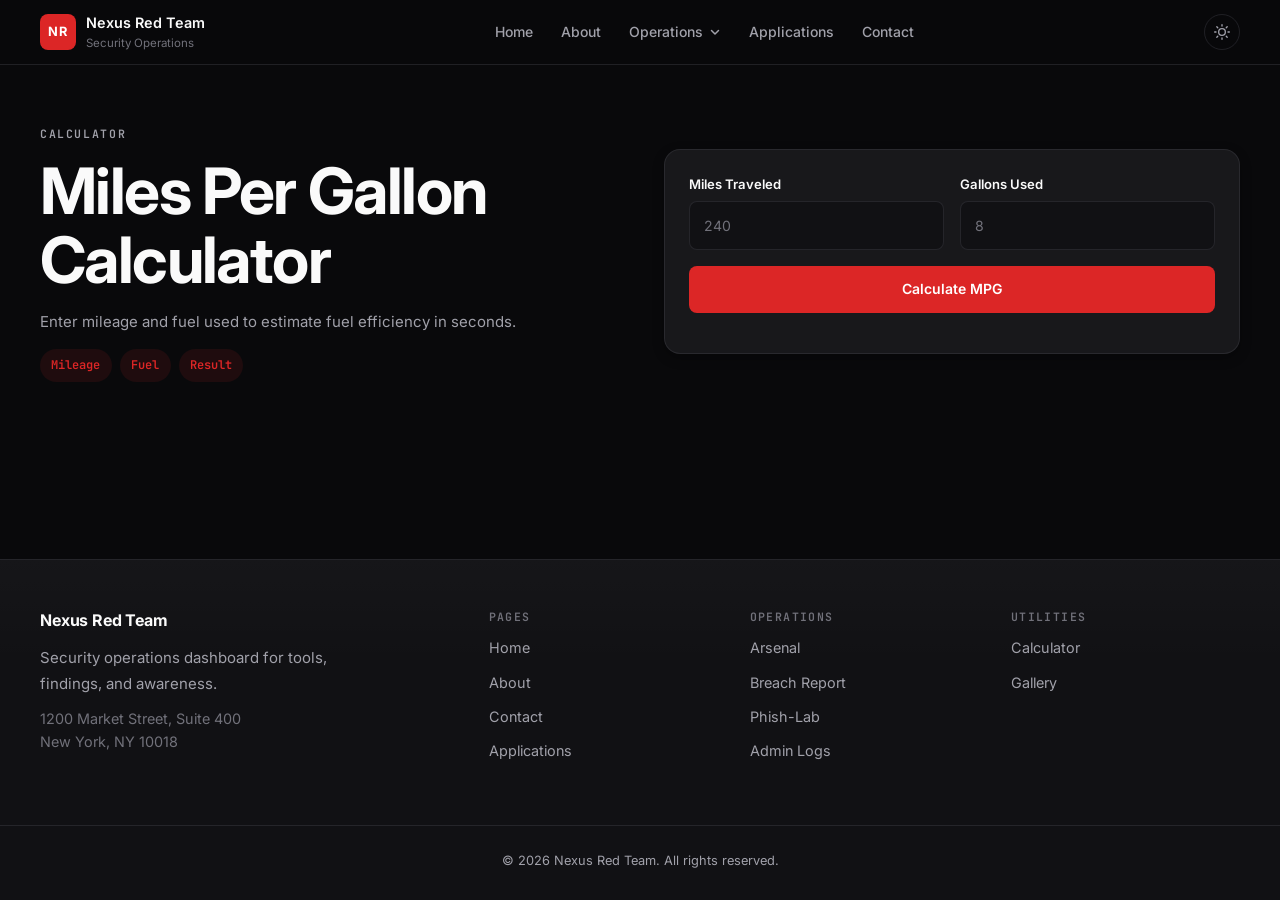
<file: apps/miles-per-gallon.html>
<!DOCTYPE html>
<html lang="en">
<head>
    <meta charset="UTF-8">
    <meta name="viewport" content="width=device-width, initial-scale=1.0">
    <script>(function(){var t=localStorage.getItem("nexusTheme");if(t){document.documentElement.setAttribute("data-theme",t)}})()</script>
    <meta name="description" content="Miles per gallon calculator for estimating fuel efficiency.">
    <title>Nexus Red Team Portal | Miles Per Gallon Calculator</title>
    <link rel="preconnect" href="https://fonts.googleapis.com">
    <link rel="preconnect" href="https://fonts.gstatic.com" crossorigin>
    <link href="https://fonts.googleapis.com/css2?family=Inter:wght@400;500;600;700&family=JetBrains+Mono:wght@400;500&display=swap" rel="stylesheet">
    <link rel="stylesheet" href="../css/style.css">
</head>
<body data-page="applications">
    <header class="site-header">
        <div class="container nav-shell">
            <a class="brand" href="../index.html">
                <span class="brand-mark">NR</span>
                <span class="brand-copy"><strong>Nexus Red Team</strong><span>Security Operations</span></span>
            </a>
            <button class="nav-toggle" type="button" aria-expanded="false" aria-controls="siteNav">
                <span></span><span></span><span></span>
            </button>
            <nav class="site-nav" id="siteNav" aria-label="Primary">
                <a href="../index.html">Home</a>
                <a href="../about.html">About</a>
                <div class="nav-dropdown">
                    <button class="nav-dropdown-toggle" type="button" aria-expanded="false">
                        Operations
                        <svg width="12" height="12" viewBox="0 0 12 12" fill="none"><path d="M2.5 4.5L6 8L9.5 4.5" stroke="currentColor" stroke-width="1.5" stroke-linecap="round" stroke-linejoin="round"/></svg>
                    </button>
                    <div class="nav-dropdown-menu">
                        <a href="../arsenal.html">Arsenal</a>
                        <a href="../report.html">Breach Report</a>
                        <a href="../phish-lab.html">Phish-Lab</a>
                        <a href="../admin-logs.html">Admin Logs</a>
                    </div>
                </div>
                <a href="../applications.html">Applications</a>
                <a href="../contact.html">Contact</a>
            </nav>
        </div>
    </header>

    <main>
        <section class="page-hero">
            <div class="container two-column">
                <div>
                    <p class="eyebrow">Calculator</p>
                    <h1>Miles Per Gallon Calculator</h1>
                    <p class="lead">Enter mileage and fuel used to estimate fuel efficiency in seconds.</p>
                    <div class="tag-row"><span class="tag">Mileage</span><span class="tag">Fuel</span><span class="tag">Result</span></div>
                </div>
                <div class="app-shell">
                    <form class="form-grid" data-mpg-form>
                        <div class="form-field"><label for="miles">Miles Traveled</label><input id="miles" data-mpg-miles type="number" min="1" step="0.1" placeholder="240"></div>
                        <div class="form-field"><label for="gallons">Gallons Used</label><input id="gallons" data-mpg-gallons type="number" min="0.1" step="0.1" placeholder="8"></div>
                        <div class="form-field full"><button class="button button-primary" type="submit">Calculate MPG</button></div>
                    </form>
                    <div data-mpg-result></div>
                </div>
            </div>
        </section>
    </main>

    <footer class="site-footer">
        <div class="container footer-grid">
            <div class="footer-brand">
                <strong>Nexus Red Team</strong>
                <p>Security operations dashboard for tools, findings, and awareness.</p>
                <address>1200 Market Street, Suite 400<br>New York, NY 10018</address>
            </div>
            <div class="footer-columns">
                <div class="footer-column">
                    <span class="footer-column-title">Pages</span>
                    <a href="../index.html">Home</a>
                    <a href="../about.html">About</a>
                    <a href="../contact.html">Contact</a>
                    <a href="../applications.html">Applications</a>
                </div>
                <div class="footer-column">
                    <span class="footer-column-title">Operations</span>
                    <a href="../arsenal.html">Arsenal</a>
                    <a href="../report.html">Breach Report</a>
                    <a href="../phish-lab.html">Phish-Lab</a>
                    <a href="../admin-logs.html">Admin Logs</a>
                </div>
                <div class="footer-column">
                    <span class="footer-column-title">Utilities</span>
                    <a href="../apps/miles-per-gallon.html">Calculator</a>
                    <a href="image-slider.html">Gallery</a>
                </div>
            </div>
        </div>
        <div class="footer-bottom">
            <div class="container"><p class="footer-copyright">&copy; 2026 Nexus Red Team. All rights reserved.</p></div>
        </div>
    </footer>
    <script src="../js/main.js"></script>
</body>
</html>
</file>
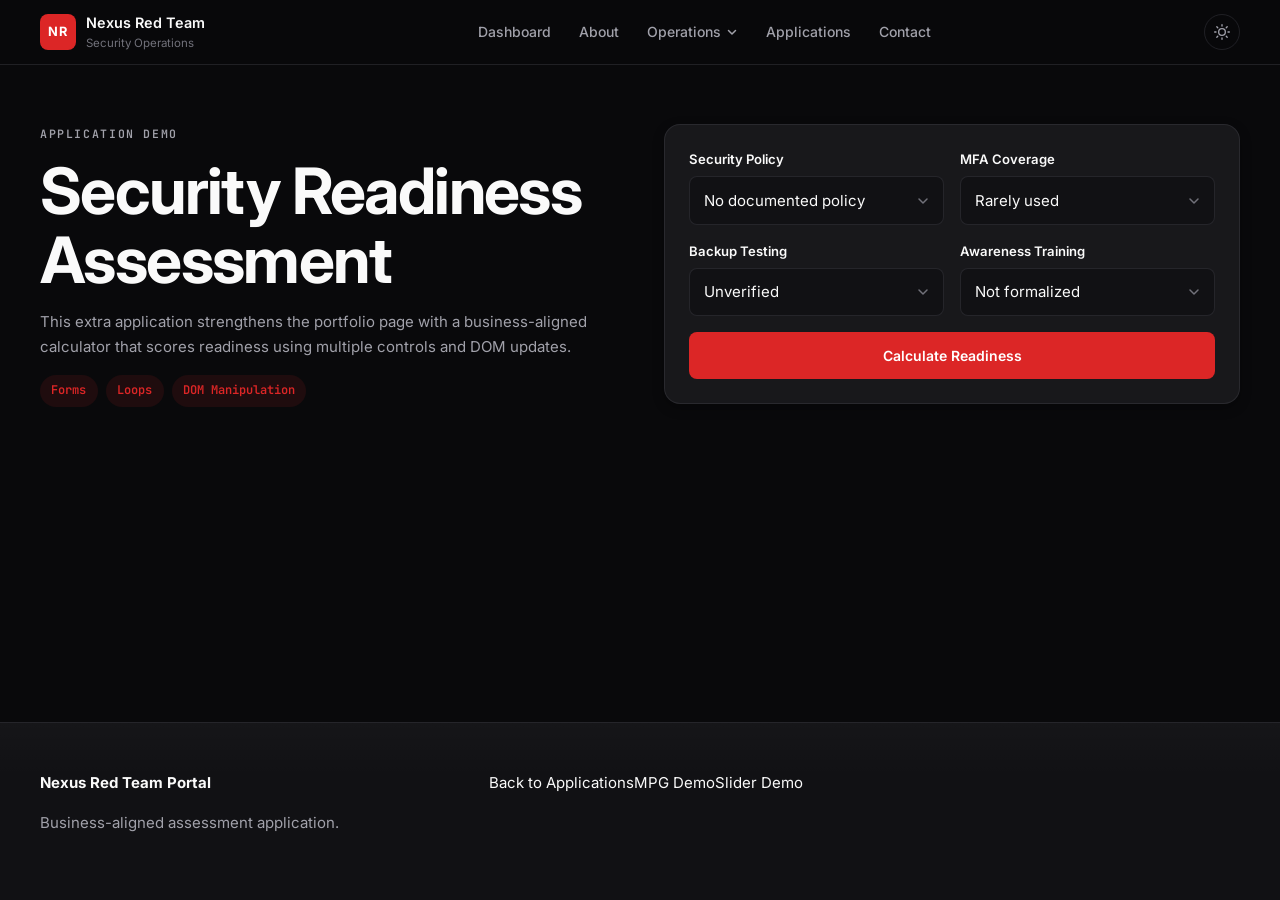
<file: apps/readiness-assessment.html>
<!DOCTYPE html>
<html lang="en">
<head>
    <meta charset="UTF-8">
    <meta name="viewport" content="width=device-width, initial-scale=1.0">
    <script>(function(){var t=localStorage.getItem("nexusTheme");if(t){document.documentElement.setAttribute("data-theme",t)}})()</script>
    <meta name="description" content="Security readiness assessment calculator for Nexus Red Team Portal.">
    <title>Nexus Red Team Portal | Readiness Assessment</title>
    <link rel="preconnect" href="https://fonts.googleapis.com">
    <link rel="preconnect" href="https://fonts.gstatic.com" crossorigin>
    <link href="https://fonts.googleapis.com/css2?family=Inter:wght@400;500;600;700&family=JetBrains+Mono:wght@400;500&display=swap" rel="stylesheet">
    <link rel="stylesheet" href="../css/style.css">
</head>
<body data-page="applications">
    <header class="site-header">
        <div class="container nav-shell">
            <a class="brand" href="../index.html">
                <span class="brand-mark">NR</span>
                <span class="brand-copy"><strong>Nexus Red Team</strong><span>Security Operations</span></span>
            </a>
            <button class="nav-toggle" type="button" aria-expanded="false" aria-controls="siteNav">
                <span></span><span></span><span></span>
            </button>
            <nav class="site-nav" id="siteNav" aria-label="Primary">
                <a href="../index.html">Dashboard</a>
                <a href="../about.html">About</a>
                <div class="nav-dropdown">
                    <button class="nav-dropdown-toggle" type="button" aria-expanded="false">
                        Operations
                        <svg width="12" height="12" viewBox="0 0 12 12" fill="none"><path d="M2.5 4.5L6 8L9.5 4.5" stroke="currentColor" stroke-width="1.5" stroke-linecap="round" stroke-linejoin="round"/></svg>
                    </button>
                    <div class="nav-dropdown-menu">
                        <a href="../arsenal.html">Arsenal</a>
                        <a href="../report.html">Breach Report</a>
                        <a href="../phish-lab.html">Phish-Lab</a>
                        <a href="../admin-logs.html">Admin Logs</a>
                    </div>
                </div>
                <a href="../applications.html">Applications</a>
                <a href="../contact.html">Contact</a>
            </nav>
        </div>
    </header>

    <main>
        <section class="page-hero">
            <div class="container two-column">
                <div>
                    <p class="eyebrow">Application Demo</p>
                    <h1>Security Readiness Assessment</h1>
                    <p class="lead">This extra application strengthens the portfolio page with a business-aligned calculator that scores readiness using multiple controls and DOM updates.</p>
                    <div class="tag-row"><span class="tag">Forms</span><span class="tag">Loops</span><span class="tag">DOM Manipulation</span></div>
                </div>
                <div class="readiness-card">
                    <form class="form-grid" data-readiness-form>
                        <div class="form-field"><label for="policy">Security Policy</label><select id="policy"><option value="1">No documented policy</option><option value="3">Basic policy exists</option><option value="5">Reviewed and enforced</option></select></div>
                        <div class="form-field"><label for="mfa">MFA Coverage</label><select id="mfa"><option value="1">Rarely used</option><option value="3">Partial rollout</option><option value="5">Company-wide</option></select></div>
                        <div class="form-field"><label for="backups">Backup Testing</label><select id="backups"><option value="1">Unverified</option><option value="3">Occasional checks</option><option value="5">Scheduled restore tests</option></select></div>
                        <div class="form-field"><label for="awareness">Awareness Training</label><select id="awareness"><option value="1">Not formalized</option><option value="3">Annual training</option><option value="5">Ongoing campaigns</option></select></div>
                        <div class="form-field full"><button class="button button-primary" type="submit">Calculate Readiness</button></div>
                    </form>
                    <div class="app-result-grid" data-readiness-result></div>
                </div>
            </div>
        </section>
    </main>

    <footer class="site-footer"><div class="container footer-grid"><div><strong>Nexus Red Team Portal</strong><p>Business-aligned assessment application.</p></div><div class="footer-links"><a href="../applications.html">Back to Applications</a><a href="miles-per-gallon.html">MPG Demo</a><a href="image-slider.html">Slider Demo</a></div></div></footer>
    <script src="../js/main.js"></script>
</body>
</html>
</file>
<file: css/style.css>
/* ═══════════════════════════════════════════════
   Nexus Red Team Portal - Professional Theme
   ═══════════════════════════════════════════════ */

/* ─── Design Tokens ─── */
:root {
    --bg: #09090b;
    --bg-raised: #111114;
    --surface: #18181b;
    --surface-hover: #1f1f23;
    --border: rgba(63, 63, 70, 0.45);
    --border-strong: #3f3f46;
    --text: #fafafa;
    --text-secondary: #a1a1aa;
    --text-muted: #71717a;
    --accent: #dc2626;
    --accent-hover: #ef4444;
    --accent-subtle: rgba(220, 38, 38, 0.10);
    --shadow-sm: 0 1px 2px rgba(0,0,0,0.25);
    --shadow: 0 4px 12px rgba(0,0,0,0.3);
    --shadow-lg: 0 12px 40px rgba(0,0,0,0.35);
    --radius: 12px;
    --radius-sm: 8px;
    --radius-lg: 16px;
    --radius-full: 9999px;
    --container: min(1200px, calc(100% - 2rem));
    --font-sans: 'Inter', -apple-system, BlinkMacSystemFont, 'Segoe UI', sans-serif;
    --font-mono: 'JetBrains Mono', 'Fira Code', monospace;
    --header-bg: rgba(9, 9, 11, 0.85);
}

:root[data-theme="light"] {
    --bg: #fafafa;
    --bg-raised: #f4f4f5;
    --surface: #ffffff;
    --surface-hover: #f4f4f5;
    --border: rgba(228, 228, 231, 0.9);
    --border-strong: #d4d4d8;
    --text: #09090b;
    --text-secondary: #3f3f46;
    --text-muted: #71717a;
    --accent: #dc2626;
    --accent-hover: #b91c1c;
    --accent-subtle: rgba(220, 38, 38, 0.06);
    --shadow-sm: 0 1px 2px rgba(0,0,0,0.05);
    --shadow: 0 4px 12px rgba(0,0,0,0.06);
    --shadow-lg: 0 12px 40px rgba(0,0,0,0.08);
    --header-bg: rgba(250, 250, 250, 0.88);
}

/* ─── Reset ─── */
*, *::before, *::after { box-sizing: border-box; }
html { scroll-behavior: smooth; }

body {
    margin: 0;
    font-family: var(--font-sans);
    font-size: 15px;
    line-height: 1.6;
    color: var(--text);
    background: var(--bg);
    min-height: 100vh;
    display: flex;
    flex-direction: column;
    transition: background 0.3s ease, color 0.3s ease;
    -webkit-font-smoothing: antialiased;
}

main { flex: 1; }

img { max-width: 100%; display: block; }
a { color: inherit; text-decoration: none; }
button, input, select, textarea { font: inherit; }

.container {
    width: var(--container);
    margin: 0 auto;
}

/* ─── Header ─── */
.site-header {
    position: sticky;
    top: 0;
    z-index: 100;
    backdrop-filter: blur(16px);
    -webkit-backdrop-filter: blur(16px);
    background: var(--header-bg);
    border-bottom: 1px solid var(--border);
}

.nav-shell {
    display: flex;
    align-items: center;
    justify-content: space-between;
    height: 64px;
    gap: 1.5rem;
    position: relative;
}

/* Brand */
.brand {
    display: inline-flex;
    align-items: center;
    gap: 0.65rem;
    flex-shrink: 0;
}

.brand-mark {
    width: 36px;
    height: 36px;
    border-radius: var(--radius-sm);
    display: grid;
    place-items: center;
    background: var(--accent);
    color: #fff;
    font-weight: 700;
    font-size: 0.8rem;
    letter-spacing: 0.06em;
}

.brand-copy { display: flex; flex-direction: column; gap: 0; }
.brand-copy strong { font-size: 0.9rem; font-weight: 600; }
.brand-copy span { color: var(--text-muted); font-size: 0.72rem; }

/* Navigation */
.site-nav {
    display: flex;
    align-items: center;
    gap: 0.25rem;
}

.site-nav > a,
.nav-dropdown-toggle {
    color: var(--text-secondary);
    padding: 0.5rem 0.75rem;
    border-radius: var(--radius-sm);
    font-size: 0.875rem;
    font-weight: 500;
    transition: color 0.2s, background 0.2s;
    white-space: nowrap;
}

.site-nav > a:hover,
.nav-dropdown-toggle:hover {
    color: var(--text);
    background: var(--surface-hover);
}

.site-nav > a.is-active {
    color: var(--text);
    background: var(--surface);
}

/* Dropdown */
.nav-dropdown {
    position: relative;
}

.nav-dropdown-toggle {
    display: inline-flex;
    align-items: center;
    gap: 0.35rem;
    background: none;
    border: none;
    cursor: pointer;
}

.nav-dropdown-toggle svg {
    transition: transform 0.2s;
}

.nav-dropdown.is-open .nav-dropdown-toggle svg {
    transform: rotate(180deg);
}

.nav-dropdown-menu {
    display: none;
    position: absolute;
    top: calc(100% + 0.5rem);
    left: 50%;
    transform: translateX(-50%);
    min-width: 200px;
    background: var(--surface);
    border: 1px solid var(--border-strong);
    border-radius: var(--radius);
    padding: 0.4rem;
    box-shadow: var(--shadow-lg);
    z-index: 200;
}

.nav-dropdown.is-open .nav-dropdown-menu {
    display: block;
}

.nav-dropdown-menu a {
    display: block;
    padding: 0.55rem 0.85rem;
    border-radius: var(--radius-sm);
    color: var(--text-secondary);
    font-size: 0.875rem;
    font-weight: 500;
    transition: color 0.15s, background 0.15s;
}

.nav-dropdown-menu a:hover {
    color: var(--text);
    background: var(--surface-hover);
}

.nav-dropdown-menu a.is-active {
    color: var(--accent);
}

/* Theme toggle */
.theme-toggle {
    display: inline-flex;
    align-items: center;
    justify-content: center;
    width: 36px;
    height: 36px;
    border: 1px solid var(--border);
    background: transparent;
    color: var(--text-secondary);
    padding: 0;
    border-radius: var(--radius-full);
    cursor: pointer;
    transition: color 0.2s, border-color 0.2s, background 0.2s;
    flex-shrink: 0;
}

.theme-toggle svg {
    width: 16px;
    height: 16px;
    flex-shrink: 0;
}

.theme-toggle:hover {
    color: var(--text);
    border-color: var(--border-strong);
    background: var(--surface-hover);
}

/* Mobile nav toggle */
.nav-toggle {
    display: none;
    flex-direction: column;
    align-items: center;
    justify-content: center;
    background: none;
    border: 0;
    padding: 0;
    width: 40px;
    height: 40px;
    cursor: pointer;
    gap: 0;
}

.nav-toggle span {
    display: block;
    width: 20px;
    height: 2px;
    margin: 4px auto;
    background: var(--text);
    border-radius: 2px;
    transition: 0.2s ease;
}

/* ─── Hero ─── */
.hero {
    padding: 4.5rem 0 3rem;
}

.hero-grid,
.split-layout,
.apps-layout,
.contact-layout,
.two-column,
.simulation-hero,
.info-strip {
    display: grid;
    grid-template-columns: 1fr 1fr;
    gap: 3rem;
    align-items: center;
}

.hero-copy h1,
.page-hero h1 {
    margin: 0;
    font-family: var(--font-sans);
    font-size: clamp(2.4rem, 5vw, 4rem);
    font-weight: 700;
    line-height: 1.08;
    letter-spacing: -0.025em;
    max-width: 14ch;
}

.hero-text,
.lead,
.section-heading p,
.page-hero p,
.feature-card p,
.bullet-item span,
.timeline-item p,
.log-empty,
.app-card p,
.contact-card p,
.form-card p,
.status-copy p,
.page-card,
.table-card p,
.info-card p,
.tool-card p,
.simulation-card p,
.status-card li,
.site-footer p {
    color: var(--text-secondary);
    line-height: 1.7;
}

.eyebrow,
.feature-kicker,
.panel-label,
.status-label,
.mini-label {
    display: inline-flex;
    align-items: center;
    gap: 0.4rem;
    margin: 0 0 0.75rem;
    color: var(--accent);
    text-transform: uppercase;
    letter-spacing: 0.14em;
    font-size: 0.72rem;
    font-weight: 600;
    font-family: var(--font-mono);
}

.hero-actions,
.inline-actions {
    display: flex;
    flex-wrap: wrap;
    gap: 0.75rem;
    margin-top: 1.5rem;
}

/* ─── Buttons ─── */
.button {
    display: inline-flex;
    align-items: center;
    justify-content: center;
    border-radius: var(--radius-sm);
    padding: 0.7rem 1.25rem;
    border: 1px solid transparent;
    font-weight: 600;
    font-size: 0.875rem;
    transition: all 0.2s ease;
    cursor: pointer;
}

.button-primary {
    background: var(--accent);
    color: #fff;
}

.button-primary:hover {
    background: var(--accent-hover);
    box-shadow: 0 4px 16px rgba(220, 38, 38, 0.25);
}

.button-secondary,
.ghost-button {
    border-color: var(--border-strong);
    background: transparent;
    color: var(--text);
}

.button-secondary:hover,
.ghost-button:hover {
    background: var(--surface-hover);
    border-color: var(--text-muted);
}

/* ─── Cards (shared) ─── */
.hero-panel,
.glass-card,
.feature-card,
.page-card,
.app-card,
.contact-card,
.form-card,
.mini-card,
.slider-shell,
.arsenal-panel,
.results-panel,
.log-panel,
.insight-panel,
.info-card,
.metric-card,
.status-panel,
.simulation-card,
.cta-card,
.table-card,
.tool-card,
.readiness-card,
.app-shell {
    border: 1px solid var(--border);
    background: var(--surface);
    border-radius: var(--radius-lg);
    box-shadow: var(--shadow);
    transition: border-color 0.2s, box-shadow 0.2s, background 0.3s;
}

/* ─── Hero panel (image) ─── */
.hero-panel {
    position: relative;
    overflow: hidden;
    height: clamp(360px, 38vw, 520px);
}

.hero-panel > img,
.insight-panel img,
.page-hero-image img {
    width: 100%;
    height: 100%;
    object-fit: cover;
    object-position: center;
}

.status-card {
    position: absolute;
    left: 1rem;
    right: 1rem;
    bottom: 1rem;
    padding: 1.25rem;
    background: var(--surface);
    border: 1px solid var(--border);
    border-radius: var(--radius);
    backdrop-filter: blur(12px);
}

.status-card h2,
.section-heading h2,
.form-card h2,
.page-hero h2,
.status-copy h2 {
    margin: 0 0 0.6rem;
    font-size: clamp(1.4rem, 2.5vw, 2.2rem);
    font-weight: 700;
    letter-spacing: -0.02em;
}

.status-card ul,
.list-clean,
.log-list,
.stack-list {
    list-style: none;
    padding: 0;
    margin: 0;
}

.status-card li,
.stack-list li,
.log-list li {
    padding: 0.4rem 0;
}

/* ─── Stats row ─── */
.hero-stats,
.mini-metric-row,
.metrics-row,
.status-strip {
    list-style: none;
    display: grid;
    grid-template-columns: repeat(3, 1fr);
    gap: 0.75rem;
    padding: 0;
    margin: 2rem 0 0;
}

.hero-stats li,
.mini-metric-row div,
.metric-card,
.status-strip li {
    padding: 1rem;
    border-radius: var(--radius);
    background: var(--bg-raised);
    border: 1px solid var(--border);
}

.hero-stats strong,
.mini-metric-row strong,
.metric-card strong,
.status-strip strong,
.app-value,
.readiness-score,
.data-number {
    display: block;
    font-size: 1.6rem;
    font-weight: 700;
    color: var(--text);
}

.hero-stats span,
.mini-metric-row span,
.metric-card span,
.status-strip span,
.app-value-label,
.data-label {
    color: var(--text-muted);
    font-size: 0.85rem;
}

/* ─── Sections ─── */
.section {
    padding: 3rem 0 4rem;
}

.section-alt {
    background: var(--bg-raised);
    border-top: 1px solid var(--border);
    border-bottom: 1px solid var(--border);
}

.section-heading {
    max-width: 720px;
    margin-bottom: 2rem;
}

/* ─── Grids ─── */
.feature-grid,
.page-grid,
.app-grid,
.contact-grid,
.resource-grid,
.tool-grid,
.table-grid,
.story-grid,
.app-grid-three {
    display: grid;
    grid-template-columns: repeat(3, 1fr);
    gap: 1rem;
}

.app-grid {
    grid-template-columns: repeat(2, 1fr);
}

.feature-card,
.page-card,
.app-card,
.contact-card,
.info-card,
.tool-card,
.metric-card,
.table-card {
    padding: 1.5rem;
}

.feature-card:hover,
.page-card:hover,
.app-card:hover {
    border-color: var(--border-strong);
}

.page-card span,
.app-card span,
.contact-card span,
.table-card span,
.tool-card span {
    display: block;
    color: var(--accent);
    margin-bottom: 0.5rem;
    font-family: var(--font-mono);
    font-size: 0.75rem;
    font-weight: 600;
    text-transform: uppercase;
    letter-spacing: 0.12em;
}

.page-card strong,
.app-card h3,
.contact-card h3,
.tool-card h3,
.table-card h3,
.timeline-item h3,
.feature-card h3,
.info-card h3,
.simulation-card h3 {
    display: block;
    margin: 0 0 0.5rem;
    font-size: 1.1rem;
    font-weight: 600;
    color: var(--text);
}

/* ─── Bullet / detail stacks ─── */
.bullet-stack,
.timeline,
.detail-stack,
.stat-stack {
    display: grid;
    gap: 0.75rem;
}

.bullet-item,
.timeline-item,
.detail-item,
.stat-row {
    padding: 1rem 1.1rem;
    border-radius: var(--radius);
    border: 1px solid var(--border);
    background: var(--bg-raised);
}

.bullet-item strong,
.detail-item strong,
.stat-row strong {
    display: block;
    margin-bottom: 0.3rem;
}

.detail-item span {
    display: block;
    color: var(--text-secondary);
    line-height: 1.6;
}

/* ─── Content Panels ─── */
.content-panel,
.glance-panel,
.contact-note-panel,
.contact-summary {
    padding: 1.5rem;
    border: 1px solid var(--border);
    background: var(--surface);
    border-radius: var(--radius-lg);
    box-shadow: var(--shadow);
}

.home-slider-layout {
    display: grid;
    grid-template-columns: minmax(0, 0.84fr) minmax(0, 1.16fr);
    gap: 2rem;
    align-items: start;
}

.home-slider-copy h2 {
    margin: 0 0 0.75rem;
    font-size: clamp(1.55rem, 2.8vw, 2.3rem);
    line-height: 1.12;
    letter-spacing: -0.02em;
}

.home-slider-copy > p:not(.eyebrow) {
    margin: 0 0 1.1rem;
}

.glance-grid,
.contact-summary-grid {
    display: grid;
    gap: 0.75rem;
    margin-top: 1rem;
}

.glance-card,
.contact-summary-card {
    padding: 1rem;
    border-radius: var(--radius);
    border: 1px solid var(--border);
    background: var(--bg-raised);
}

.glance-card span,
.contact-summary-card span {
    display: block;
    color: var(--accent);
    font-size: 0.72rem;
    font-weight: 600;
    text-transform: uppercase;
    letter-spacing: 0.12em;
    font-family: var(--font-mono);
    margin-bottom: 0.35rem;
}

.glance-card strong,
.contact-summary-card strong {
    display: block;
    margin-bottom: 0.35rem;
    font-size: 1rem;
}

.glance-card p,
.contact-summary-card p,
.contact-note-panel p {
    color: var(--text-secondary);
    margin: 0;
}

.contact-note-list {
    list-style: none;
    display: grid;
    gap: 0.75rem;
    padding: 0;
    margin: 1rem 0 1.25rem;
}

.contact-note-list li {
    padding: 0.95rem 1rem;
    border-radius: var(--radius);
    border: 1px solid var(--border);
    background: var(--bg-raised);
    color: var(--text-secondary);
}

.contact-callout {
    display: grid;
    gap: 0.35rem;
    padding: 1rem;
    border-radius: var(--radius);
    border: 1px solid var(--border);
    background: var(--accent-subtle);
}

.contact-callout span {
    color: var(--accent);
    font-family: var(--font-mono);
    font-size: 0.72rem;
    font-weight: 600;
    letter-spacing: 0.12em;
    text-transform: uppercase;
}

.contact-callout strong {
    font-size: 1rem;
}

/* ─── Service Positioning ─── */
.positioning-metrics {
    display: grid;
    grid-template-columns: repeat(3, minmax(0, 1fr));
    gap: 0.8rem;
    margin: 1.5rem 0 0.25rem;
}

.positioning-metric {
    padding: 1rem;
    border-radius: var(--radius);
    border: 1px solid var(--border);
    background: linear-gradient(180deg, rgba(255, 255, 255, 0.02), transparent), var(--bg-raised);
    box-shadow: var(--shadow-sm);
}

.positioning-metric span {
    display: block;
    margin-bottom: 0.45rem;
    color: var(--accent);
    font-size: 0.7rem;
    font-weight: 600;
    text-transform: uppercase;
    letter-spacing: 0.12em;
    font-family: var(--font-mono);
}

.positioning-metric strong {
    display: block;
    margin-bottom: 0.4rem;
    font-size: 0.95rem;
    line-height: 1.35;
}

.positioning-metric p {
    margin: 0;
    color: var(--text-secondary);
    font-size: 0.84rem;
    line-height: 1.6;
}

/* ─── FAQ Accordion ─── */
.faq-accordion {
    display: grid;
    gap: 0.75rem;
    margin-top: 1.25rem;
}

.faq-item {
    position: relative;
    border: 1px solid var(--border);
    border-radius: var(--radius-lg);
    background: linear-gradient(180deg, rgba(255, 255, 255, 0.025), transparent), var(--bg-raised);
    overflow: hidden;
    box-shadow: var(--shadow-sm);
    transition: border-color 0.25s ease, transform 0.25s ease, box-shadow 0.25s ease, background 0.25s ease;
}

.faq-item::before {
    content: '';
    position: absolute;
    inset: 0 auto 0 0;
    width: 3px;
    background: linear-gradient(180deg, var(--accent) 0%, rgba(220, 38, 38, 0) 100%);
    opacity: 0;
    transition: opacity 0.25s ease;
}

.faq-item summary {
    display: flex;
    align-items: center;
    gap: 0.85rem;
    padding: 1rem 1.1rem;
    min-height: 4.75rem;
    cursor: pointer;
    list-style: none;
    user-select: none;
}

.faq-item summary::-webkit-details-marker {
    display: none;
}

.faq-item summary span {
    display: inline-flex;
    align-items: center;
    justify-content: center;
    width: 2rem;
    height: 2rem;
    border-radius: var(--radius-full);
    background: var(--accent-subtle);
    color: var(--accent);
    font-family: var(--font-mono);
    font-size: 0.72rem;
    font-weight: 600;
    flex-shrink: 0;
}

.faq-item summary strong {
    flex: 1;
    font-size: 1rem;
    font-weight: 600;
    color: var(--text);
}

.faq-item summary::after {
    content: '';
    width: 0.72rem;
    height: 0.72rem;
    margin-left: auto;
    border-right: 1.5px solid currentColor;
    border-bottom: 1.5px solid currentColor;
    color: var(--text-muted);
    transform: rotate(45deg);
    transition: transform 0.25s ease, color 0.25s ease;
    flex-shrink: 0;
}

.faq-item:hover {
    transform: translateY(-2px);
    border-color: rgba(220, 38, 38, 0.18);
}

.faq-item[open],
.faq-item.is-open {
    border-color: rgba(220, 38, 38, 0.28);
    background: linear-gradient(180deg, rgba(220, 38, 38, 0.08), transparent 42%), var(--surface);
    box-shadow: var(--shadow);
}

.faq-item[open]::before,
.faq-item.is-open::before {
    opacity: 1;
}

.faq-item[open] summary::after,
.faq-item.is-open summary::after {
    transform: rotate(225deg);
    color: var(--accent);
}

.faq-body {
    padding: 0 1.1rem 1rem 3.85rem;
    border-top: 1px solid transparent;
    color: var(--text-secondary);
}

.faq-item[open] .faq-body,
.faq-item.is-open .faq-body {
    border-top-color: rgba(220, 38, 38, 0.12);
}

.faq-body p {
    margin: 0;
    max-width: 54ch;
}

/* ─── Quick Access ─── */
.quick-link-grid {
    display: grid;
    grid-template-columns: repeat(6, minmax(0, 1fr));
    gap: 0.9rem;
}

.quick-link {
    position: relative;
    display: grid;
    justify-items: center;
    gap: 0.7rem;
    padding: 1rem 0.8rem;
    min-height: 118px;
    border: 1px solid var(--border);
    background: var(--surface);
    border-radius: var(--radius-lg);
    text-align: center;
    transition: transform 0.15s, border-color 0.15s, box-shadow 0.15s, background 0.15s;
}

.quick-link:hover,
.quick-link:focus-visible {
    transform: translateY(-1px);
    border-color: var(--border-strong);
    background: var(--surface-hover);
    box-shadow: var(--shadow);
}

.quick-link-icon {
    width: 44px;
    height: 44px;
    border-radius: var(--radius-full);
    display: grid;
    place-items: center;
    color: var(--accent);
    background: var(--accent-subtle);
}

.quick-link-icon svg {
    width: 20px;
    height: 20px;
}

.quick-link strong {
    display: block;
    font-size: 0.92rem;
    font-weight: 600;
}

.quick-link span {
    color: var(--text-muted);
    font-size: 0.75rem;
}

.quick-link::after {
    content: attr(data-tooltip);
    position: absolute;
    left: 50%;
    bottom: calc(100% + 0.65rem);
    transform: translateX(-50%) translateY(6px);
    opacity: 0;
    pointer-events: none;
    white-space: nowrap;
    padding: 0.45rem 0.7rem;
    border-radius: var(--radius-sm);
    border: 1px solid var(--border-strong);
    background: var(--bg);
    color: var(--text);
    box-shadow: var(--shadow-lg);
    font-size: 0.75rem;
    transition: opacity 0.15s, transform 0.15s;
    z-index: 3;
}

.quick-link:hover::after,
.quick-link:focus-visible::after {
    opacity: 1;
    transform: translateX(-50%) translateY(0);
}

/* ─── Footer ─── */
.site-footer {
    border-top: 1px solid var(--border);
    padding: 3rem 0 1.75rem;
    background: linear-gradient(180deg, rgba(255, 255, 255, 0.018), transparent 30%), var(--bg-raised);
    margin-top: auto;
    transition: background 0.3s;
}

.footer-grid {
    display: grid;
    grid-template-columns: minmax(0, 1.05fr) minmax(0, 1.95fr);
    gap: 2.75rem;
    align-items: start;
    padding-bottom: 1.35rem;
}

.footer-brand {
    display: grid;
    gap: 0.7rem;
    align-content: start;
    max-width: 360px;
}

.footer-brand strong {
    font-size: 1rem;
    letter-spacing: -0.01em;
}

.footer-brand p {
    margin: 0;
    color: var(--text-secondary);
    max-width: 32ch;
}

.footer-brand address {
    font-style: normal;
    color: var(--text-muted);
    line-height: 1.6;
    font-size: 0.9rem;
    margin-top: auto;
}

.footer-columns {
    display: grid;
    grid-template-columns: repeat(3, minmax(0, 1fr));
    gap: 2rem;
}

.footer-column {
    display: grid;
    gap: 0.55rem;
    align-content: start;
}

.footer-column-title {
    color: var(--text-muted);
    font-family: var(--font-mono);
    font-size: 0.72rem;
    font-weight: 600;
    letter-spacing: 0.12em;
    text-transform: uppercase;
}

.footer-column a {
    display: inline-flex;
    align-items: center;
    width: fit-content;
    padding: 0.12rem 0;
    color: var(--text-secondary);
    font-size: 0.9rem;
    position: relative;
    transition: color 0.2s ease;
}

.footer-column a::after {
    content: '';
    position: absolute;
    left: 0;
    right: 0;
    bottom: 0;
    height: 1px;
    background: currentColor;
    opacity: 0;
    transform: scaleX(0.35);
    transform-origin: left;
    transition: opacity 0.2s ease, transform 0.2s ease;
}

.footer-column a:hover {
    color: var(--text);
}

.footer-column a:hover::after,
.footer-column a:focus-visible::after {
    opacity: 0.28;
    transform: scaleX(1);
}

/* ─── Page hero ─── */
.page-hero {
    padding: 3.5rem 0 2rem;
}

.page-hero-image {
    height: clamp(320px, 34vw, 460px);
    overflow: hidden;
    border-radius: var(--radius-lg);
    border: 1px solid var(--border);
    box-shadow: var(--shadow);
}

/* ─── Tags ─── */
.tag-row,
.tag-list,
.result-tags,
.tool-tags {
    display: flex;
    gap: 0.5rem;
    flex-wrap: wrap;
    margin-top: 0.75rem;
}

.tag,
.result-tags span,
.tool-tags span,
.chip {
    display: inline-flex;
    align-items: center;
    padding: 0.35rem 0.65rem;
    border-radius: var(--radius-full);
    background: var(--accent-subtle);
    color: var(--accent);
    border: 1px solid transparent;
    font-size: 0.75rem;
    font-weight: 600;
    font-family: var(--font-mono);
}

/* ─── Forms ─── */
.form-card,
.results-panel,
.arsenal-panel,
.log-panel,
.simulation-card,
.readiness-card,
.app-shell {
    padding: 1.5rem;
}

.form-grid {
    display: grid;
    grid-template-columns: 1fr 1fr;
    gap: 1rem;
}

.form-field {
    display: grid;
    gap: 0.4rem;
}

.form-field.full {
    grid-column: 1 / -1;
}

.form-field label {
    color: var(--text-secondary);
    font-size: 0.875rem;
    font-weight: 500;
}

.form-field input,
.form-field select,
.form-field textarea,
.search-input {
    width: 100%;
    border: 1px solid var(--border);
    background: var(--bg);
    color: var(--text);
    border-radius: var(--radius-sm);
    padding: 0.7rem 0.85rem;
    outline: none;
    transition: border-color 0.2s;
}

.form-field input:focus,
.form-field select:focus,
.form-field textarea:focus,
.search-input:focus {
    border-color: var(--accent);
    box-shadow: 0 0 0 3px var(--accent-subtle);
}

.form-field textarea {
    min-height: 130px;
    resize: vertical;
}

.search-wrap {
    margin-bottom: 1rem;
}

/* ─── Tool / log lists ─── */
.tool-list,
.log-table,
.report-list,
.results-list {
    display: grid;
    gap: 0.75rem;
}

.tool-card,
.table-card {
    background: var(--bg-raised);
}

.tool-card code,
.inline-code,
.table-pre {
    display: block;
    padding: 0.75rem 0.85rem;
    margin-top: 0.75rem;
    border-radius: var(--radius-sm);
    background: var(--bg);
    color: var(--accent);
    font-family: var(--font-mono);
    font-size: 0.85rem;
    overflow-x: auto;
    border: 1px solid var(--border);
}

/* ─── Status / message ─── */
.status-banner,
.message-box {
    margin-top: 1rem;
    padding: 0.85rem 1rem;
    border-radius: var(--radius);
    border: 1px solid var(--border);
    background: var(--bg-raised);
    color: var(--text);
}

.message-box.error {
    border-color: var(--accent);
    background: var(--accent-subtle);
}

.message-box strong {
    display: block;
    margin-bottom: 0.25rem;
}

/* ─── Image Slider ─── */
.slider-shell {
    overflow: hidden;
}

.slider-stage {
    position: relative;
    aspect-ratio: 16 / 9;
    overflow: hidden;
    border-radius: var(--radius-lg) var(--radius-lg) 0 0;
    background: #000;
}

.slide {
    position: absolute;
    inset: 0;
    opacity: 0;
    transition: opacity 0.6s ease;
}

.slide.is-active {
    opacity: 1;
}

.slide img {
    width: 100%;
    height: 100%;
    object-fit: cover;
}

.slide-caption {
    position: absolute;
    left: 1rem;
    right: 1rem;
    bottom: 1rem;
    padding: 0.85rem 1rem;
    border-radius: var(--radius);
    background: rgba(0, 0, 0, 0.72);
    backdrop-filter: blur(8px);
    border: 1px solid rgba(255,255,255,0.08);
    color: #fff;
}

.slide-caption strong { font-size: 0.95rem; }
.slide-caption p { color: #ccc; font-size: 0.85rem; margin: 0.2rem 0 0; }

.slider-controls,
.slider-thumbs {
    display: flex;
    justify-content: space-between;
    gap: 0.6rem;
    align-items: center;
    padding: 0.85rem 1rem;
}

.slider-thumbs {
    display: grid;
    grid-template-columns: repeat(4, minmax(0, 1fr));
    align-items: stretch;
    gap: 0.75rem;
    padding-top: 0;
    max-height: 200px;
    overflow: hidden;
}

.slider-controls button,
.thumb-button,
.ghost-button {
    border: 1px solid var(--border);
    background: transparent;
    color: var(--text-secondary);
    padding: 0.55rem 0.85rem;
    border-radius: var(--radius-sm);
    cursor: pointer;
    font-size: 0.85rem;
    transition: color 0.15s, background 0.15s, border-color 0.15s;
}

.slider-controls button:hover,
.thumb-button:hover {
    color: var(--text);
    background: var(--surface-hover);
    border-color: var(--border-strong);
}

.thumb-button {
    display: flex;
    flex-direction: column;
    gap: 0.45rem;
    padding: 0.45rem;
    text-align: left;
    overflow: hidden;
}

.thumb-image {
    display: block;
    border-radius: calc(var(--radius-sm) - 1px);
    overflow: hidden;
    background: var(--bg-raised);
}

.thumb-image img {
    display: block;
    width: 100%;
    height: clamp(56px, 11vw, 84px);
    object-fit: cover;
}

.thumb-label {
    display: block;
    color: var(--text-secondary);
    font-size: 0.72rem;
    font-weight: 600;
}

.thumb-button.is-active {
    background: var(--accent-subtle);
    color: var(--accent);
    border-color: var(--accent);
}

.thumb-button.is-active .thumb-label {
    color: var(--accent);
}

/* ─── App shell ─── */
.app-shell {
    display: grid;
    gap: 1rem;
}

.app-shell .form-grid,
.app-result-grid {
    display: grid;
    grid-template-columns: 1fr 1fr;
    gap: 1rem;
}

.app-value-card,
.readiness-result {
    padding: 1rem;
    border-radius: var(--radius);
    border: 1px solid var(--border);
    background: var(--bg-raised);
}

/* ─── Tables ─── */
.table-card pre,
.report-item pre {
    white-space: pre-wrap;
    margin: 0.75rem 0 0;
}

.status-panel {
    display: grid;
    gap: 1rem;
    padding: 1.25rem;
}

.cta-card {
    padding: 1.5rem;
    display: flex;
    flex-direction: column;
    gap: 0.75rem;
}

.log-toolbar {
    display: flex;
    justify-content: space-between;
    align-items: center;
    gap: 1rem;
    margin-bottom: 1rem;
    flex-wrap: wrap;
}

.table-scroller {
    overflow-x: auto;
}

table {
    width: 100%;
    border-collapse: collapse;
    min-width: 700px;
}

th, td {
    text-align: left;
    padding: 0.75rem 0.85rem;
    border-bottom: 1px solid var(--border);
    vertical-align: top;
}

th {
    color: var(--text-muted);
    font-family: var(--font-mono);
    font-size: 0.75rem;
    font-weight: 600;
    text-transform: uppercase;
    letter-spacing: 0.08em;
}

/* ─── Admin Logs Badge ─── */
.log-badge {
    display: inline-flex;
    align-items: center;
    justify-content: center;
    min-width: 1.6rem;
    height: 1.6rem;
    padding: 0 0.45rem;
    border-radius: var(--radius-full);
    background: var(--accent-subtle);
    color: var(--accent);
    font-size: 0.75rem;
    font-weight: 700;
    font-family: var(--font-mono);
}

/* ─── Phish-Lab Enhancements ─── */
.phish-hero-layout {
    display: grid;
    grid-template-columns: 1fr 1.1fr;
    gap: 3rem;
    align-items: start;
}

.phish-stats {
    display: flex;
    gap: 2rem;
    margin-top: 1.5rem;
}

.phish-stat strong {
    display: block;
    font-size: 1.5rem;
    font-weight: 700;
    color: var(--accent);
}

.phish-stat span {
    color: var(--text-muted);
    font-size: 0.82rem;
}

.email-preview {
    border-radius: var(--radius-lg);
    border: 1px solid var(--border);
    overflow: hidden;
    background: var(--surface);
}

.email-chrome {
    display: flex;
    flex-direction: column;
}

.email-header {
    display: flex;
    justify-content: space-between;
    align-items: center;
    padding: 0.85rem 1.25rem;
    border-bottom: 1px solid var(--border);
    gap: 1rem;
}

.email-from {
    display: flex;
    align-items: center;
    gap: 0.75rem;
}

.email-avatar {
    display: inline-flex;
    align-items: center;
    justify-content: center;
    width: 2.2rem;
    height: 2.2rem;
    border-radius: var(--radius-full);
    background: var(--accent-subtle);
    color: var(--accent);
    font-weight: 700;
    font-size: 0.75rem;
    flex-shrink: 0;
}

.email-from strong {
    display: block;
    font-size: 0.82rem;
    color: var(--text);
}

.email-meta {
    font-size: 0.72rem;
    color: var(--text-muted);
}

.email-flag {
    padding: 0.2rem 0.55rem;
    border-radius: var(--radius-full);
    background: rgba(234, 179, 8, 0.12);
    color: #eab308;
    font-size: 0.7rem;
    font-weight: 600;
    white-space: nowrap;
}

.email-body {
    padding: 1.25rem;
}

.email-body p {
    margin-bottom: 0.75rem;
    font-size: 0.88rem;
    color: var(--text-secondary);
    line-height: 1.6;
}

.email-cta {
    display: inline-block;
    padding: 0.6rem 1.25rem;
    border-radius: var(--radius);
    background: var(--accent);
    color: #fff;
    font-weight: 600;
    font-size: 0.85rem;
    text-decoration: none;
    margin: 0.5rem 0 1rem;
    transition: opacity 0.15s;
    cursor: pointer;
}

.email-cta:hover {
    opacity: 0.85;
}

.email-fine-print {
    font-size: 0.72rem !important;
    color: var(--text-muted) !important;
    font-style: italic;
}

.email-red-flags {
    padding: 1rem 1.25rem;
    border-top: 1px dashed var(--border);
    background: rgba(239, 68, 68, 0.04);
}

.email-red-flags p {
    font-size: 0.82rem;
    margin-bottom: 0.5rem;
    color: var(--text);
}

.email-red-flags ul {
    margin: 0;
    padding-left: 1.25rem;
}

.email-red-flags li {
    font-size: 0.8rem;
    color: var(--text-secondary);
    margin-bottom: 0.35rem;
    line-height: 1.5;
}

.email-red-flags code {
    background: rgba(239, 68, 68, 0.1);
    color: #ef4444;
    padding: 0.1rem 0.35rem;
    border-radius: var(--radius-sm);
    font-size: 0.78rem;
}

/* ─── Arsenal Enhancements ─── */
.arsenal-hero-layout {
    display: grid;
    grid-template-columns: 1fr 1fr;
    gap: 3rem;
    align-items: start;
}

.arsenal-stats {
    display: flex;
    gap: 1.5rem;
    margin-top: 1.5rem;
}

.arsenal-stat strong {
    display: block;
    font-size: 1.6rem;
    font-weight: 700;
    color: var(--text);
}

.arsenal-stat span {
    color: var(--text-muted);
    font-size: 0.85rem;
}

.arsenal-search-panel {
    padding: 1.5rem;
    border-radius: var(--radius-lg);
    border: 1px solid var(--border);
    background: var(--surface);
}

.search-label {
    display: block;
    color: var(--text-secondary);
    font-size: 0.85rem;
    font-weight: 500;
    margin-bottom: 0.5rem;
}

.arsenal-filters {
    display: flex;
    flex-wrap: wrap;
    gap: 0.4rem;
    margin-top: 0.75rem;
}

.filter-chip {
    display: inline-flex;
    padding: 0.35rem 0.7rem;
    border-radius: var(--radius-full);
    border: 1px solid var(--border);
    background: transparent;
    color: var(--text-secondary);
    font-size: 0.78rem;
    font-weight: 500;
    cursor: pointer;
    transition: all 0.15s;
}

.filter-chip:hover {
    color: var(--text);
    border-color: var(--border-strong);
    background: var(--surface-hover);
}

.filter-chip.is-active {
    background: var(--accent-subtle);
    color: var(--accent);
    border-color: var(--accent);
}

.arsenal-counter {
    margin-top: 0.75rem;
    color: var(--text-muted);
    font-size: 0.8rem;
    font-family: var(--font-mono);
}

.tool-header {
    display: flex;
    justify-content: space-between;
    align-items: center;
    margin-bottom: 0.5rem;
}

.tool-category {
    color: var(--accent);
    font-family: var(--font-mono);
    font-size: 0.75rem;
    font-weight: 600;
    text-transform: uppercase;
    letter-spacing: 0.12em;
}

.tool-risk {
    display: inline-flex;
    padding: 0.2rem 0.55rem;
    border-radius: var(--radius-full);
    font-size: 0.7rem;
    font-weight: 600;
    font-family: var(--font-mono);
    letter-spacing: 0.04em;
}

.risk-low {
    background: rgba(34, 197, 94, 0.1);
    color: #22c55e;
}

.risk-medium {
    background: rgba(234, 179, 8, 0.1);
    color: #eab308;
}

.risk-high {
    background: rgba(239, 68, 68, 0.1);
    color: #ef4444;
}

.risk-critical {
    background: rgba(168, 85, 247, 0.1);
    color: #a855f7;
}

/* ─── Utilities ─── */
.muted { color: var(--text-muted); }
.hidden { display: none !important; }

/* ─── Responsive ─── */
@media (max-width: 960px) {
    .hero-grid,
    .split-layout,
    .apps-layout,
    .contact-layout,
    .two-column,
    .simulation-hero,
    .info-strip,
    .feature-grid,
    .page-grid,
    .app-grid,
    .contact-grid,
    .resource-grid,
    .tool-grid,
    .table-grid,
    .story-grid,
    .app-grid-three,
    .home-slider-layout,
    .hero-stats,
    .mini-metric-row,
    .metrics-row,
    .status-strip,
    .app-result-grid,
    .form-grid,
    .arsenal-hero-layout,
    .phish-lab-shell,
    .phish-hero-layout,
    .app-shell .form-grid {
        grid-template-columns: 1fr;
    }

    .arsenal-stats {
        justify-content: center;
    }

    .quick-link-grid {
        grid-template-columns: repeat(3, minmax(0, 1fr));
    }

    .positioning-metrics,
    .mindmap-legend {
        grid-template-columns: repeat(2, minmax(0, 1fr));
    }

    .footer-grid {
        grid-template-columns: 1fr;
    }

    .footer-brand {
        max-width: none;
    }

    .footer-columns {
        grid-template-columns: repeat(2, minmax(0, 1fr));
    }
}

@media (max-width: 820px) {
    .nav-toggle {
        display: flex;
        flex-direction: column;
        align-items: center;
        justify-content: center;
    }

    .site-nav {
        position: absolute;
        top: calc(100% + 1px);
        left: 0.75rem;
        right: 0.75rem;
        flex-direction: column;
        align-items: stretch;
        padding: 0.75rem;
        border-radius: var(--radius);
        border: 1px solid var(--border-strong);
        background: var(--surface);
        box-shadow: var(--shadow-lg);
        display: none;
    }

    .site-nav.is-open {
        display: flex;
    }

    .site-nav > a,
    .nav-dropdown-toggle {
        padding: 0.75rem 0.85rem;
        border-radius: var(--radius-sm);
    }

    .nav-toggle {
        margin-left: auto;
    }

    .theme-toggle {
        margin-left: 0.5rem;
    }

    /* Mobile dropdown is inline */
    .nav-dropdown-menu {
        position: static;
        transform: none;
        box-shadow: none;
        border: none;
        background: transparent;
        padding: 0 0 0 1rem;
    }

    .positioning-metrics,
    .mindmap-legend {
        grid-template-columns: 1fr;
    }
}

@media (max-width: 640px) {
    .container {
        width: min(100% - 1rem, 1200px);
    }

    .hero {
        padding-top: 3rem;
    }

    .hero-copy h1,
    .page-hero h1 {
        max-width: none;
    }

    .footer-grid,
    .slider-controls,
    .log-toolbar {
        flex-direction: column;
        align-items: stretch;
    }

    .quick-link-grid {
        grid-template-columns: repeat(2, minmax(0, 1fr));
    }

    .footer-columns {
        grid-template-columns: 1fr;
    }

    .mindmap-wrap {
        padding: 1rem;
    }

    .faq-item summary {
        align-items: flex-start;
    }

    .faq-body {
        padding-left: 1.1rem;
    }
}

/* ═══════════════════════════════════════════════
   Extended Component Styles
   ═══════════════════════════════════════════════ */

/* ─── Mission Section (Dashboard) ─── */
.mission-band {
    display: grid;
    grid-template-columns: minmax(0, 1fr) minmax(0, 1.8fr);
    gap: 3rem;
    align-items: start;
}

.mission-copy {
    padding-top: 0.5rem;
}

.mission-copy h2 {
    font-size: clamp(1.75rem, 3vw, 2.5rem);
    line-height: 1.15;
    font-weight: 700;
    letter-spacing: -0.02em;
    margin: 0 0 1rem;
}

.mission-copy > p:not(.eyebrow) {
    color: var(--text-secondary);
    line-height: 1.7;
    margin: 0;
}

.mission-pillars {
    display: grid;
    grid-template-columns: repeat(3, 1fr);
    gap: 1rem;
}

.mission-pillar {
    display: grid;
    gap: 0.65rem;
    padding: 1.35rem 1.25rem;
    border: 1px solid var(--border);
    background: var(--surface);
    border-radius: var(--radius-lg);
    transition: border-color 0.2s, background 0.2s;
}

.mission-pillar:hover {
    border-color: var(--border-strong);
    background: var(--surface-hover);
}

.pillar-icon {
    width: 40px;
    height: 40px;
    border-radius: var(--radius);
    display: grid;
    place-items: center;
    background: var(--accent-subtle);
    color: var(--accent);
}

.pillar-icon svg {
    width: 20px;
    height: 20px;
}

.mission-pillar strong {
    font-size: 0.95rem;
    font-weight: 600;
    color: var(--text);
}

.mission-pillar span {
    font-size: 0.85rem;
    color: var(--text-secondary);
    line-height: 1.6;
}

/* ─── Mind Map (About Page) ─── */
.mindmap-wrap {
    position: relative;
    overflow: hidden;
    isolation: isolate;
    padding: 1.25rem;
    border: 1px solid var(--border);
    background: linear-gradient(180deg, rgba(255, 255, 255, 0.025), transparent), var(--surface);
    border-radius: var(--radius-lg);
    box-shadow: var(--shadow);
    display: flex;
    flex-direction: column;
    gap: 0.75rem;
}

.mindmap-wrap::after {
    content: '';
    position: absolute;
    right: -4rem;
    bottom: -5rem;
    width: 14rem;
    height: 14rem;
    border-radius: 50%;
    background: radial-gradient(circle, rgba(220, 38, 38, 0.22) 0%, rgba(220, 38, 38, 0) 70%);
    opacity: 0.7;
    pointer-events: none;
    z-index: 0;
}

.mindmap-label {
    color: var(--accent);
    text-transform: uppercase;
    letter-spacing: 0.14em;
    font-size: 0.72rem;
    font-weight: 600;
    font-family: var(--font-mono);
}

.mindmap-svg {
    width: 100%;
    height: auto;
    display: block;
    overflow: visible;
    position: relative;
    z-index: 1;
}

.mm-line {
    stroke: var(--border-strong);
    stroke-width: 1.5;
    fill: none;
    transition: stroke 0.25s;
}

.mm-hit {
    stroke: transparent;
    stroke-width: 22;
    fill: none;
}

.mm-branch:hover .mm-line {
    stroke: var(--accent);
    stroke-width: 2;
}

.mm-node-circle {
    fill: var(--bg-raised);
    stroke: var(--border-strong);
    stroke-width: 1.5;
    transition: fill 0.2s, stroke 0.2s;
}

.mm-branch:hover .mm-node-circle {
    fill: var(--accent-subtle);
    stroke: var(--accent);
}

.mm-node-label {
    fill: var(--text);
    font-size: 13px;
    font-weight: 600;
    transition: fill 0.2s;
    pointer-events: none;
}

.mm-branch:hover .mm-node-label {
    fill: var(--accent);
}

.mm-node-sub {
    fill: var(--text-muted);
    font-size: 10px;
    pointer-events: none;
}

.mm-center-circle {
    fill: var(--accent);
}

.mm-center-title {
    fill: #fff;
    font-size: 13px;
    font-weight: 700;
    letter-spacing: 0.06em;
    pointer-events: none;
}

.mm-center-sub {
    fill: rgba(255, 255, 255, 0.75);
    font-size: 10.5px;
    font-weight: 500;
    pointer-events: none;
}

.mm-branch {
    cursor: pointer;
}

.mindmap-legend {
    display: grid;
    grid-template-columns: repeat(3, minmax(0, 1fr));
    gap: 0.75rem;
    position: relative;
    z-index: 1;
}

.mindmap-legend-item {
    padding: 0.95rem 1rem;
    border-radius: var(--radius);
    border: 1px solid var(--border);
    background: linear-gradient(180deg, rgba(255, 255, 255, 0.02), transparent), var(--bg-raised);
}

.mindmap-legend-item strong {
    display: block;
    margin-bottom: 0.35rem;
    font-size: 0.9rem;
}

.mindmap-legend-item span {
    display: block;
    color: var(--text-secondary);
    font-size: 0.82rem;
    line-height: 1.6;
}

/* ─── Severity / Status Badges ─── */
.badge {
    display: inline-flex;
    align-items: center;
    padding: 0.2rem 0.6rem;
    border-radius: var(--radius-full);
    font-size: 0.72rem;
    font-weight: 600;
    font-family: var(--font-mono);
    letter-spacing: 0.04em;
    white-space: nowrap;
}

.badge-low    { background: rgba(34, 197, 94, 0.12); color: #22c55e; }
.badge-medium { background: rgba(234, 179, 8, 0.12); color: #eab308; }
.badge-high   { background: rgba(239, 68, 68, 0.12); color: #ef4444; }
.badge-critical { background: rgba(168, 85, 247, 0.12); color: #a855f7; }
.badge-new        { background: rgba(59, 130, 246, 0.12); color: #3b82f6; }
.badge-in-review  { background: rgba(234, 179, 8, 0.12); color: #eab308; }
.badge-validated  { background: rgba(34, 197, 94, 0.12); color: #22c55e; }
.badge-remediated { background: rgba(113, 113, 122, 0.15); color: var(--text-muted); }
.badge-reported   { background: rgba(34, 197, 94, 0.10); color: #22c55e; }
.badge-clicked    { background: rgba(239, 68, 68, 0.10); color: #ef4444; }

/* ─── Admin Logs (Tabbed) ─── */
.log-metrics {
    display: grid;
    grid-template-columns: repeat(2, 1fr);
    gap: 1rem;
    margin-bottom: 2rem;
}

.log-metric-cell {
    padding: 1.5rem 1.75rem;
    border: 1px solid var(--border);
    background: var(--surface);
    border-radius: var(--radius-lg);
    box-shadow: var(--shadow-sm);
    display: grid;
    gap: 0.4rem;
}

.lmc-value {
    font-size: 2.8rem;
    font-weight: 700;
    color: var(--text);
    line-height: 1;
    font-variant-numeric: tabular-nums;
}

.lmc-label {
    color: var(--text-muted);
    font-size: 0.75rem;
    font-family: var(--font-mono);
    text-transform: uppercase;
    letter-spacing: 0.12em;
}

.lmc-sub {
    color: var(--text-secondary);
    font-size: 0.82rem;
}

.log-tabs {
    display: flex;
    gap: 0.25rem;
    border-bottom: 1px solid var(--border);
    margin-bottom: 1.75rem;
}

.log-tab {
    padding: 0.65rem 1.35rem;
    border: 1px solid transparent;
    border-bottom: none;
    background: transparent;
    color: var(--text-muted);
    border-radius: var(--radius-sm) var(--radius-sm) 0 0;
    font-size: 0.875rem;
    font-weight: 500;
    cursor: pointer;
    transition: color 0.15s, background 0.15s;
    translate: 0 1px;
}

.log-tab.is-active {
    background: var(--surface);
    border-color: var(--border);
    border-bottom-color: var(--surface);
    color: var(--text);
    font-weight: 600;
}

.log-tab:not(.is-active):hover {
    color: var(--text-secondary);
}

.log-table-section {
    display: none;
}

.log-table-section.is-active {
    display: block;
}

.log-actions {
    display: flex;
    align-items: center;
    justify-content: space-between;
    gap: 1rem;
    flex-wrap: wrap;
}

.log-actions h2 {
    margin: 0;
    font-size: 1.3rem;
    font-weight: 700;
}

.log-empty-state {
    padding: 3.5rem 1.5rem;
    text-align: center;
    border: 1px dashed var(--border);
    border-radius: var(--radius-lg);
    color: var(--text-muted);
}

.log-empty-state svg {
    width: 36px;
    height: 36px;
    opacity: 0.25;
    margin: 0 auto 1rem;
    display: block;
}

.log-empty-state p {
    margin: 0;
    font-size: 0.88rem;
}

/* ─── Breach Report Redesign ─── */
.report-severity-guide {
    display: grid;
    grid-template-columns: repeat(2, 1fr);
    gap: 0.65rem;
}

.sev-entry {
    display: flex;
    align-items: flex-start;
    gap: 0.75rem;
    padding: 0.85rem 1rem;
    border: 1px solid var(--border);
    background: var(--bg-raised);
    border-radius: var(--radius);
}

.sev-dot {
    width: 10px;
    height: 10px;
    border-radius: 50%;
    flex-shrink: 0;
    margin-top: 0.2rem;
}

.sev-dot-low      { background: #22c55e; }
.sev-dot-medium   { background: #eab308; }
.sev-dot-high     { background: #ef4444; }
.sev-dot-critical { background: #a855f7; }

.sev-entry strong {
    display: block;
    font-size: 0.88rem;
    font-weight: 600;
}

.sev-entry span {
    display: block;
    font-size: 0.78rem;
    color: var(--text-muted);
}

.form-section-divider {
    grid-column: 1 / -1;
    display: flex;
    align-items: center;
    gap: 0.75rem;
    margin: 0.5rem 0 0;
    padding-top: 1rem;
    border-top: 1px solid var(--border);
    color: var(--text-muted);
    font-size: 0.72rem;
    font-weight: 600;
    text-transform: uppercase;
    letter-spacing: 0.1em;
    font-family: var(--font-mono);
}

/* ─── Phish Lab Redesign ─── */
.phish-lab-shell {
    display: grid;
    grid-template-columns: minmax(0, 1.35fr) minmax(320px, 0.9fr);
    gap: 1.5rem;
    align-items: start;
}

.phish-scenario-panel,
.phish-sidebar-card {
    padding: 1.35rem;
    border: 1px solid var(--border);
    background: var(--surface);
    border-radius: var(--radius-lg);
    box-shadow: var(--shadow);
}

.phish-panel-head {
    display: grid;
    gap: 1rem;
    margin-bottom: 1.15rem;
}

.phish-panel-head h2,
.phish-sidebar-card h2 {
    margin: 0 0 0.55rem;
    font-size: clamp(1.35rem, 2.3vw, 1.85rem);
    line-height: 1.15;
    letter-spacing: -0.02em;
}

.phish-panel-head p,
.phish-playbook-intro {
    margin: 0;
    color: var(--text-secondary);
}

.phish-signal-row {
    display: flex;
    flex-wrap: wrap;
    gap: 0.5rem;
}

.phish-signal {
    display: inline-flex;
    align-items: center;
    padding: 0.38rem 0.72rem;
    border-radius: var(--radius-full);
    border: 1px solid var(--border);
    background: var(--bg-raised);
    color: var(--text-secondary);
    font-size: 0.72rem;
    font-weight: 600;
    font-family: var(--font-mono);
}

.phish-email-stage {
    max-width: none;
}

.phish-sidebar {
    display: grid;
    gap: 1rem;
    align-self: start;
    position: sticky;
    top: 5.25rem;
}

@media (max-width: 768px) {
    .phish-sidebar {
        position: static;
    }

    .phish-lab-shell {
        display: flex !important;
        flex-direction: column;
        gap: 1rem;
    }

    .phish-scenario-panel,
    .phish-sidebar-card {
        padding: 1.1rem;
    }

    .email-preview {
        font-size: clamp(0.8rem, 3.5vw, 0.88rem);
    }
}

.phish-response-guide {
    display: grid;
    gap: 0.65rem;
}

.phish-guide-step {
    display: flex;
    align-items: flex-start;
    gap: 0.85rem;
    padding: 0.95rem 1rem;
    border: 1px solid var(--border);
    background: var(--bg-raised);
    border-radius: var(--radius);
}

.phish-step-num {
    display: inline-flex;
    align-items: center;
    justify-content: center;
    width: 1.75rem;
    height: 1.75rem;
    border-radius: var(--radius-full);
    background: var(--accent-subtle);
    color: var(--accent);
    font-family: var(--font-mono);
    font-size: 0.72rem;
    font-weight: 700;
    flex-shrink: 0;
}

.phish-guide-step strong {
    display: block;
    font-size: 0.88rem;
    font-weight: 600;
    margin-bottom: 0.2rem;
}

.phish-guide-step span {
    display: block;
    font-size: 0.82rem;
    color: var(--text-secondary);
}

/* ─── Enhanced Form Styles ─── */
.form-field label {
    color: var(--text);
    font-size: 0.82rem;
    font-weight: 600;
}

.form-field input,
.form-field select,
.form-field textarea {
    background: var(--bg-raised);
}

.form-field input::placeholder,
.form-field textarea::placeholder {
    color: var(--text-muted);
    font-size: 0.88rem;
}

.form-field select {
    appearance: none;
    -webkit-appearance: none;
    background-image: url("data:image/svg+xml,%3Csvg xmlns='http://www.w3.org/2000/svg' viewBox='0 0 12 12' fill='none'%3E%3Cpath d='M2 4l4 4 4-4' stroke='%2371717a' stroke-width='1.5' stroke-linecap='round' stroke-linejoin='round'/%3E%3C/svg%3E");
    background-repeat: no-repeat;
    background-position: right 0.85rem center;
    background-size: 12px;
    padding-right: 2.5rem;
    cursor: pointer;
}

.form-field textarea {
    min-height: 140px;
    resize: vertical;
    line-height: 1.6;
}

/* ─── Footer Copyright ─── */
.footer-bottom {
    position: relative;
    z-index: 1;
    border-top: 1px solid var(--border);
    padding-top: 1.5rem;
    margin-top: 2.5rem;
    text-align: center;
}

.footer-copyright {
    color: var(--text-muted);
    font-size: 0.8rem;
    margin: 0;
}

/* ─── Quick Link refinements ─── */
.quick-link {
    min-height: 100px;
    padding: 0.9rem 0.7rem;
}

/* ─── Footer column link refinement ─── */
.footer-column a {
    line-height: 1.5;
}

/* ─── Responsive additions ─── */
@media (max-width: 960px) {
    .mission-band {
        grid-template-columns: 1fr;
        gap: 2rem;
    }

    .phish-sidebar {
        position: static;
    }

    .report-severity-guide {
        grid-template-columns: repeat(4, 1fr);
    }

    .log-metrics {
        grid-template-columns: repeat(2, 1fr);
    }
}

@media (max-width: 820px) {
    .mission-pillars {
        grid-template-columns: repeat(3, 1fr);
    }

    .email-preview {
        font-size: 0.88rem;
    }

    .email-header {
        align-items: flex-start;
    }

    .email-body p {
        font-size: 0.85rem;
    }
}

@media (max-width: 640px) {
    .mission-pillars {
        grid-template-columns: 1fr;
    }

    .positioning-metric,
    .mindmap-legend-item {
        padding: 0.9rem;
    }

    .report-severity-guide {
        grid-template-columns: repeat(2, 1fr);
    }

    .log-metrics {
        grid-template-columns: 1fr;
    }

    .log-tabs {
        overflow-x: auto;
        -webkit-overflow-scrolling: touch;
    }

    .log-metric-cell {
        padding: 1.25rem;
    }

    .lmc-value {
        font-size: 2.2rem;
    }

    .mindmap-wrap {
        overflow-x: auto;
        -webkit-overflow-scrolling: touch;
    }

    .slider-thumbs {
        grid-template-columns: repeat(2, 1fr);
        gap: 0.5rem;
    }

    .mindmap-svg {
        min-width: 280px;
    }

    .phish-guide-step {
        padding: 0.85rem;
    }

    .email-header {
        flex-wrap: wrap;
    }

    table {
        font-size: 0.82rem;
    }

    th, td {
        padding: 0.6rem 0.65rem;
    }
}

/* ─── Mobile-specific layout improvements ─── */
@media (max-width: 480px) {
    .hero-actions {
        flex-direction: column;
    }

    .hero-actions .button {
        width: 100%;
        justify-content: center;
    }

    .quick-link-grid {
        grid-template-columns: repeat(3, minmax(0, 1fr));
        gap: 0.6rem;
    }

    .quick-link {
        min-height: 80px;
        padding: 0.7rem 0.4rem;
        gap: 0.45rem;
    }

    .quick-link-icon {
        width: 36px;
        height: 36px;
    }

    .quick-link-icon svg {
        width: 16px;
        height: 16px;
    }

    .quick-link strong {
        font-size: 0.78rem;
    }

    .feature-grid,
    .story-grid {
        grid-template-columns: 1fr;
    }

    .form-grid {
        grid-template-columns: 1fr;
    }

    .form-field.full {
        grid-column: 1;
    }

    .section {
        padding: 2rem 0 2.5rem;
    }

    .page-hero {
        padding: 2rem 0 1.5rem;
    }

    .phish-hero-layout {
        grid-template-columns: 1fr;
    }

    .email-from strong {
        font-size: 0.75rem;
        word-break: break-all;
    }
}
</file>
